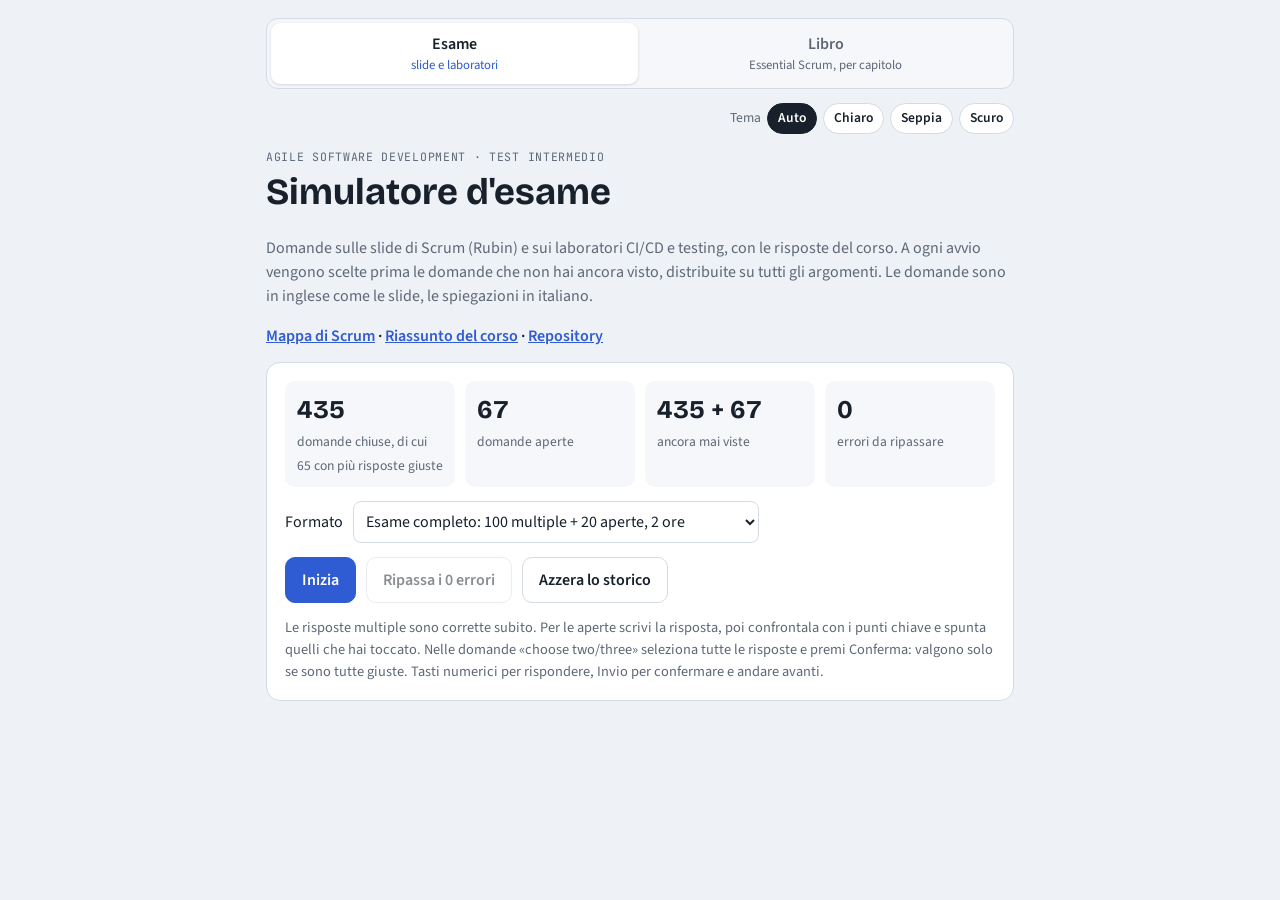
<file: courses/research-and-development-methodologies/agile-software-development/quiz/index.html>
<!doctype html>
<html lang="it">
<head>
<meta charset="utf-8">
<meta name="viewport" content="width=device-width, initial-scale=1, viewport-fit=cover">
<title>Simulatore ASD</title>
<style>
[hidden] { display: none !important; }
html, body { margin: 0; }
img { max-width: 100%; }
</style>

<link rel="preconnect" href="https://fonts.googleapis.com">
<link rel="preconnect" href="https://fonts.gstatic.com" crossorigin>
<link rel="stylesheet" href="https://fonts.googleapis.com/css2?family=Bricolage+Grotesque:opsz,wght@12..96,600;12..96,700&family=Source+Sans+3:wght@400;600;700&family=JetBrains+Mono:wght@500&display=swap">
<style>
/* Layout: an exam-sheet single column (max 780px) with a sticky header for timer and progress; start, question and result screens swap in place. */
:root {
  --bg: #eef1f5; --paper: #ffffff; --ink: #17202b; --muted: #5d6877; --line: #d4dbe4; --soft: #f5f7fa;
  --accent: #2f5bd3; --ok: #1d8a52; --ok-bg: #e5f5ec; --ko: #c43b3b; --ko-bg: #fbe9e9; --warn: #b26a00;
  --font-display: "Bricolage Grotesque", "Avenir Next", "Segoe UI", system-ui, sans-serif;
  --font-body: "Source Sans 3", "Segoe UI", system-ui, sans-serif;
  --font-mono: "JetBrains Mono", ui-monospace, Menlo, monospace;
}
@media (prefers-color-scheme: dark) { :root:not([data-theme="light"]):not([data-skin]) {
  --bg: #0f1318; --paper: #182029; --ink: #e7ebf1; --muted: #9ba6b5; --line: #334050; --soft: #1f2833;
  --accent: #86a6ff; --ok: #4cc488; --ok-bg: #16332a; --ko: #f07a7a; --ko-bg: #3a1e22; --warn: #f0b04a; color-scheme: dark; } }
:root[data-theme="dark"]:not([data-skin]), :root[data-skin="dark"] { --bg: #0f1318; --paper: #182029; --ink: #e7ebf1; --muted: #9ba6b5; --line: #334050; --soft: #1f2833;
  --accent: #86a6ff; --ok: #4cc488; --ok-bg: #16332a; --ko: #f07a7a; --ko-bg: #3a1e22; --warn: #f0b04a; color-scheme: dark; }
/* theme chosen on the page (Auto follows the system): light, sepia (paper-like, softer for long sessions), dark */
:root[data-skin="light"] { color-scheme: light; }
:root[data-skin="sepia"] { --bg: #efe6d2; --paper: #faf4e6; --ink: #3a2e22; --muted: #6d5e4a; --line: #ddcfb4; --soft: #f4ebd8;
  --accent: #2f55b8; --ok: #2f7a3e; --ok-bg: #e2ecd3; --ko: #b23a2e; --ko-bg: #f5ddd3; --warn: #9a5c00; color-scheme: light; }
* { box-sizing: border-box; }
body { background: var(--bg); color: var(--ink); font-family: var(--font-body); font-size: 16px; line-height: 1.5; }
.wrap { max-width: 780px; margin: 0 auto; padding-inline: 16px; padding-block: 18px 60px; }
h1 { font-family: var(--font-display); font-size: clamp(1.7rem, 4vw, 2.3rem); margin: 0 0 4px; text-wrap: balance; }
h2 { font-family: var(--font-display); font-size: 1.3rem; margin: 0 0 10px; }
.muted { color: var(--muted); }
a { color: var(--accent); }
.links { margin: 6px 0 0; font-weight: 600; }
.card { background: var(--paper); border: 1px solid var(--line); border-radius: 14px; padding: 18px; }
.stack { display: grid; gap: 14px; }
.stack > * { min-width: 0; }
.row { display: flex; flex-wrap: wrap; gap: 10px; align-items: center; }
button { font: inherit; font-weight: 600; border-radius: 10px; border: 1px solid var(--line); background: var(--paper); color: var(--ink); padding: 10px 16px; cursor: pointer; }
button.primary { background: var(--accent); border-color: var(--accent); color: var(--paper); }
button:disabled { opacity: .5; cursor: default; }
button:focus-visible, textarea:focus-visible, select:focus-visible { outline: 2px solid var(--accent); outline-offset: 2px; }
select { max-width: 100%; font: inherit; padding: 8px; border-radius: 8px; border: 1px solid var(--line); background: var(--paper); color: var(--ink); }
.stats { display: grid; grid-template-columns: repeat(auto-fit, minmax(140px, 1fr)); gap: 10px; }
.stat { background: var(--soft); border-radius: 10px; padding: 10px 12px; }
.stat b { display: block; font-family: var(--font-display); font-size: 1.6rem; font-variant-numeric: tabular-nums; }
.stat span { font-size: .85rem; color: var(--muted); }
header.bar { position: sticky; top: env(safe-area-inset-top, 0px); z-index: 3; background: var(--bg); padding-block: 8px; margin-bottom: 10px; }
.bar .row { justify-content: space-between; }
.timer { font-family: var(--font-mono); font-size: 1.05rem; font-variant-numeric: tabular-nums; }
.timer.low { color: var(--ko); }
.prog { height: 6px; background: var(--line); border-radius: 99px; overflow: hidden; margin-top: 6px; }
.prog i { display: block; height: 100%; background: var(--accent); width: 0; transition: width .2s; }
.score-live { font-size: .9rem; color: var(--muted); font-variant-numeric: tabular-nums; }
.tag { font-family: var(--font-mono); font-size: .72rem; letter-spacing: .06em; text-transform: uppercase; color: var(--muted); }
.q { font-size: 1.15rem; font-weight: 600; margin: 6px 0 14px; }
.opts { display: grid; gap: 8px; }
.opt { text-align: left; font-weight: 400; padding: 12px 14px; display: flex; gap: 10px; align-items: flex-start; }
.opt .k { font-family: var(--font-mono); color: var(--muted); min-width: 1.2em; }
.opt:disabled { opacity: 1; cursor: default; }
.opt.picked { border-color: var(--accent); background: color-mix(in srgb, var(--accent) 12%, var(--paper)); }
.opt.missed { border-style: dashed; }
.opt .box { font-size: 1.1rem; line-height: 1.3; }
.opt em { color: var(--muted); font-style: normal; font-size: .9em; }
.opt.ok { border-color: var(--ok); background: var(--ok-bg); }
.opt.ko { border-color: var(--ko); background: var(--ko-bg); }
.fb { margin-top: 12px; border-radius: 10px; padding: 12px 14px; }
.fb.ok { background: var(--ok-bg); } .fb.ko { background: var(--ko-bg); }
.fb strong { display: block; margin-bottom: 2px; }
textarea { width: 100%; min-height: 160px; font: inherit; padding: 10px; border-radius: 10px; border: 1px solid var(--line); background: var(--soft); color: var(--ink); resize: vertical; }
.points { list-style: none; padding: 0; margin: 8px 0 0; display: grid; gap: 6px; }
.points label { display: flex; gap: 8px; align-items: flex-start; cursor: pointer; }
.topics { display: grid; gap: 6px; }
.trow { display: grid; grid-template-columns: minmax(0, 190px) minmax(0, 1fr) 64px; gap: 10px; align-items: center; font-size: .92rem; }
.tbar { height: 10px; border-radius: 99px; background: var(--line); overflow: hidden; }
.tbar i { display: block; height: 100%; }
.trow b { font-variant-numeric: tabular-nums; text-align: right; font-weight: 600; }
details.wrong { border-top: 1px solid var(--line); padding: 8px 0; }
details.wrong summary { cursor: pointer; }
.big { font-family: var(--font-display); font-size: 3rem; line-height: 1; font-variant-numeric: tabular-nums; }
.tabs { display: flex; gap: 4px; padding: 4px; background: var(--soft); border: 1px solid var(--line); border-radius: 12px; }
.tabs button { flex: 1; border: 0; background: transparent; color: var(--muted); padding: 9px 12px; border-radius: 9px; text-align: center; }
.tabs button small { display: block; font-weight: 400; font-size: .8rem; }
.tabs button[aria-selected="true"] { background: var(--paper); color: var(--ink); box-shadow: 0 1px 3px rgb(0 0 0 / .14); }
.tabs button[aria-selected="true"] small { color: var(--accent); }
.part h2 { font-size: 1.1rem; margin: 4px 0 10px; }
.chapters { display: grid; grid-template-columns: repeat(auto-fill, minmax(210px, 1fr)); gap: 10px; }
.chap { text-align: left; font-weight: 400; display: grid; gap: 3px; align-content: start; padding: 12px 14px; }
.chap b { font-family: var(--font-display); font-size: 1.05rem; line-height: 1.25; }
.chap .muted { font-size: .85rem; }
.chap:hover { border-color: var(--accent); }
.cbar { display: block; height: 6px; border-radius: 99px; background: var(--line); overflow: hidden; margin-top: 5px; }
.cbar i { display: block; height: 100%; }
/* the book tab uses its own accent, so it is clear which section you are in */
.wrap[data-tab="book"] { --accent: #b4532a; }
@media (prefers-color-scheme: dark) { :root:not([data-theme="light"]):not([data-skin]) .wrap[data-tab="book"] { --accent: #f0a274; } }
:root[data-theme="dark"]:not([data-skin]) .wrap[data-tab="book"], :root[data-skin="dark"] .wrap[data-tab="book"] { --accent: #f0a274; }
:root[data-skin="sepia"] .wrap[data-tab="book"] { --accent: #9b4a1f; }
.skin { display: flex; flex-wrap: wrap; justify-content: flex-end; align-items: center; gap: 6px; font-size: .85rem; color: var(--muted); }
.skin button, button.skin-cycle { padding: 4px 10px; font-size: .85rem; border-radius: 99px; }
.skin button[aria-pressed="true"] { background: var(--ink); border-color: var(--ink); color: var(--paper); }
@media (max-width: 520px) { .trow { grid-template-columns: minmax(0, 1fr) 54px; } .trow .tbar { grid-column: 1 / -1; grid-row: 2; } }
@media (prefers-reduced-motion: reduce) { .prog i { transition: none; } }
</style>

</head>
<body>
<div class="wrap" id="app"></div>
<script src="questions.js"></script>
<script src="book.js"></script>
<script>
const TOPICS = {
  intro: "Introduzione a Scrum", princ: "Principi agili", framework: "Framework e ruoli", sprints: "Sprint e DoD",
  req: "Requisiti e user story", backlog: "Product backlog", est: "Stima e velocity", debt: "Technical debt",
  plan: "Livelli di pianificazione", splan: "Sprint planning", sexec: "Sprint execution", review: "Sprint review",
  retro: "Retrospective", cicd: "Lab 1: CI/CD", test: "Lab 2: Testing",
};
const HAS_BOOK = typeof BOOK_MC !== "undefined";
const LABELS = { ...TOPICS, ...(HAS_BOOK ? BOOK_TOPICS : {}) };
const hash = s => { let h = 5381; for (let i = 0; i < s.length; i++) h = ((h << 5) + h + s.charCodeAt(i)) | 0; return (h >>> 0).toString(36); };
const toMc = pre => ([t, q, o, e]) => ({ id: pre + hash(q), t, q, o, e, nOk: 1 });
const toMulti = pre => ([t, q, ok, ko, e]) => ({ id: pre + hash(q), t, q, o: [...ok, ...ko], e, nOk: ok.length, multi: true });
const toOpen = pre => ([t, q, p]) => ({ id: pre + hash(q), t, q, p });
// exam pool (slides and labs)
const mcBank = [...MC.map(toMc("m")), ...(typeof MULTI === "undefined" ? [] : MULTI).map(toMulti("m"))];
const nMulti = mcBank.filter(q => q.multi).length;
const openBank = OPEN.map(toOpen("o"));
// separate pool: Rubin's book, chapter by chapter
const bookMc = HAS_BOOK ? [...BOOK_MC.map(toMc("bm")), ...BOOK_MULTI.map(toMulti("bm"))] : [];
const bookOpen = HAS_BOOK ? BOOK_OPEN.map(toOpen("bo")) : [];
const byId = Object.fromEntries([...mcBank, ...openBank, ...bookMc, ...bookOpen].map(x => [x.id, x]));

// per-viewer memory: how many times each question was shown, and the last wrong answers
const store = {
  get(k, d) { try { const v = localStorage.getItem(k); return v ? JSON.parse(v) : d; } catch (e) { return d; } },
  set(k, v) { try { localStorage.setItem(k, JSON.stringify(v)); } catch (e) {} },
};
let seen = store.get("asdq-seen", {});
let wrongIds = store.get("asdq-wrong", []);
let history = store.get("asdq-history", []);

// reading theme chosen by the viewer: auto (follow the system), light, sepia, dark
const SKINS = [["auto", "Auto"], ["light", "Chiaro"], ["sepia", "Seppia"], ["dark", "Scuro"]];
let skin = store.get("asdq-skin", "auto");
if (!SKINS.some(([k]) => k === skin)) skin = "auto";
function applySkin() { if (skin === "auto") delete document.documentElement.dataset.skin; else document.documentElement.dataset.skin = skin; store.set("asdq-skin", skin); }
applySkin();
const skinName = () => SKINS.find(([k]) => k === skin)[1];
function skinHtml() { return `<div class="skin" role="group" aria-label="Tema"><span>Tema</span>${SKINS.map(([k, v]) => `<button data-skin="${k}" aria-pressed="${skin === k}">${v}</button>`).join("")}</div>`; }

const shuffle = a => { a = a.slice(); for (let i = a.length - 1; i > 0; i--) { const j = Math.floor(Math.random() * (i + 1)); [a[i], a[j]] = [a[j], a[i]]; } return a; };

// pick n questions: proportional to topic size, least-seen first, random among equals
function pick(bank, n) {
  n = Math.min(n, bank.length);
  const groups = {};
  for (const q of bank) (groups[q.t] ||= []).push(q);
  const order = q => (seen[q.id] || 0) + Math.random() * 0.5;
  for (const t in groups) groups[t].sort((a, b) => order(a) - order(b));
  const quota = {}; let given = 0;
  for (const t in groups) { quota[t] = Math.floor(n * groups[t].length / bank.length); given += quota[t]; }
  const rest = Object.keys(groups).sort((a, b) => (n * groups[b].length / bank.length % 1) - (n * groups[a].length / bank.length % 1));
  for (let i = 0; given < n; i = (i + 1) % rest.length) { if (quota[rest[i]] < groups[rest[i]].length) { quota[rest[i]]++; given++; } }
  let out = [];
  for (const t in groups) out = out.concat(groups[t].slice(0, quota[t]));
  return shuffle(out);
}

const app = document.getElementById("app");
let S = null; // session
let tick = null;

// two tabs on the same page: the exam simulator (slides and labs) and the book, each with its own errors and history
const isBook = id => id.startsWith("b"); // course ids start with m/o, book ids with bm/bo
const PARTS = [
  ["Introduzione", ["b01"]], ["Parte I · Core Concepts", ["b02", "b03", "b04", "b05", "b06", "b07", "b08"]],
  ["Parte II · Roles", ["b09", "b10", "b11", "b12", "b13"]], ["Parte III · Planning", ["b14", "b15", "b16", "b17", "b18"]],
  ["Parte IV · Sprinting", ["b19", "b20", "b21", "b22"]], ["Conclusione", ["b23"]],
];
let chapterStats = store.get("asdq-chapters", {}); // last result of each book chapter
let tab = (() => {
  if (!HAS_BOOK) return "exam";
  if (location.hash === "#libro") return "book";
  if (location.hash === "#esame") return "exam";
  return store.get("asdq-tab", "exam") === "book" ? "book" : "exam";
})();
const tabWrong = () => wrongIds.filter(id => byId[id] && isBook(id) === (tab === "book"));
const tabHistory = () => history.filter(h => !!h.book === (tab === "book"));
const col = v => v >= .8 ? "var(--ok)" : v >= .6 ? "var(--warn)" : "var(--ko)";

function setTab(t) {
  tab = t; store.set("asdq-tab", tab);
  try { window.history.replaceState(null, "", "#" + (tab === "book" ? "libro" : "esame")); } catch (e) {}
  startScreen();
}
function tabsHtml() {
  if (!HAS_BOOK) return "";
  const b = (t, name, sub) => `<button role="tab" aria-selected="${tab === t}" data-tab="${t}">${name}<small>${sub}</small></button>`;
  return `<nav class="tabs" role="tablist" aria-label="Sezioni">${b("exam", "Esame", "slide e laboratori")}${b("book", "Libro", "Essential Scrum, per capitolo")}</nav>`;
}
function lastRuns() {
  const last = tabHistory().slice(-3).reverse();
  return last.length ? `<div class="card"><h2>${tab === "book" ? "Ultime sessioni sul libro" : "Ultime simulazioni"}</h2>${last.map(h => `<div class="row" style="justify-content:space-between"><span>${h.date} · ${h.label}</span><b>${h.mc}${h.open != null ? ` · aperte ${h.open}` : ""}</b></div>`).join("")}</div>` : "";
}
function resetButton(label) {
  return `<button id="reset">${label}</button>`;
}
function bindCommon() {
  app.querySelectorAll("button[data-skin]").forEach(b => b.addEventListener("click", () => { skin = b.dataset.skin; applySkin(); startScreen(); }));
  app.querySelectorAll("[data-tab]").forEach(b => b.addEventListener("click", () => { if (b.dataset.tab !== tab) setTab(b.dataset.tab); }));
  document.getElementById("reset").addEventListener("click", e => {
    if (!e.target.dataset.sure) { e.target.dataset.sure = "1"; e.target.textContent = "Clicca di nuovo per confermare"; return; }
    const mine = id => isBook(id) === (tab === "book");
    for (const id of Object.keys(seen)) if (mine(id)) delete seen[id];
    wrongIds = wrongIds.filter(id => !mine(id));
    history = history.filter(h => !!h.book !== (tab === "book"));
    if (tab === "book") chapterStats = {};
    store.set("asdq-seen", seen); store.set("asdq-wrong", wrongIds); store.set("asdq-history", history); store.set("asdq-chapters", chapterStats);
    startScreen();
  });
}

function startScreen() {
  clearInterval(tick);
  app.dataset.tab = tab;
  if (tab === "book") bookScreen(); else examScreen();
  bindCommon();
}

function examScreen() {
  const unseenMc = mcBank.filter(q => !seen[q.id]).length;
  const unseenOpen = openBank.filter(q => !seen[q.id]).length;
  const nWrong = tabWrong().length;
  app.innerHTML = `
  <div class="stack">
    ${tabsHtml()}
    ${skinHtml()}
    <div>
      <div class="tag">Agile Software Development · test intermedio</div>
      <h1>Simulatore d'esame</h1>
      <p class="muted">Domande sulle slide di Scrum (Rubin) e sui laboratori CI/CD e testing, con le risposte del corso. A ogni avvio vengono scelte prima le domande che non hai ancora visto, distribuite su tutti gli argomenti. Le domande sono in inglese come le slide, le spiegazioni in italiano.</p>
      <p class="links"><a href="map.html">Mappa di Scrum</a> · <a href="https://github.com/salvo27/artificial-intelligence-and-computer-science/blob/main/courses/research-and-development-methodologies/agile-software-development/summary.md">Riassunto del corso</a> · <a href="https://github.com/salvo27/artificial-intelligence-and-computer-science">Repository</a></p>
    </div>
    <div class="card stack">
      <div class="stats">
        <div class="stat"><b>${mcBank.length}</b><span>domande chiuse, di cui ${nMulti} con più risposte giuste</span></div>
        <div class="stat"><b>${openBank.length}</b><span>domande aperte</span></div>
        <div class="stat"><b>${unseenMc} + ${unseenOpen}</b><span>ancora mai viste</span></div>
        <div class="stat"><b>${nWrong}</b><span>errori da ripassare</span></div>
      </div>
      <div class="row">
        <label for="mode">Formato</label>
        <select id="mode">
          <option value="exam">Esame completo: 100 multiple + 20 aperte, 2 ore</option>
          <option value="half">Metà esame: 50 multiple + 10 aperte, 1 ora</option>
          <option value="quick">Allenamento veloce: 20 multiple + 3 aperte, senza timer</option>
          <option value="quickmc">Solo chiuse veloce: 20 domande, senza timer</option>
          <option value="mconly">Solo chiuse: 100 domande, 1 ora e 30</option>
          <option value="openonly">Solo aperte: 20 domande, senza timer</option>
          <option value="openall">Solo aperte: tutte le ${openBank.length}, senza timer</option>
          <option value="topic">Un solo argomento, senza timer</option>
        </select>
        <select id="topic" hidden>${Object.entries(TOPICS).map(([k, v]) => `<option value="${k}">${v}</option>`).join("")}</select>
      </div>
      <div class="row">
        <button class="primary" id="go">Inizia</button>
        <button id="redo" ${nWrong ? "" : "disabled"}>Ripassa i ${nWrong} errori</button>
        ${resetButton("Azzera lo storico")}
      </div>
      <p class="muted" style="margin:0;font-size:.9rem">Le risposte multiple sono corrette subito. Per le aperte scrivi la risposta, poi confrontala con i punti chiave e spunta quelli che hai toccato. Nelle domande «choose two/three» seleziona tutte le risposte e premi Conferma: valgono solo se sono tutte giuste. Tasti numerici per rispondere, Invio per confermare e andare avanti.</p>
    </div>
    ${lastRuns()}
  </div>`;
  const mode = document.getElementById("mode"), topic = document.getElementById("topic");
  mode.addEventListener("change", () => { topic.hidden = mode.value !== "topic"; });
  document.getElementById("go").addEventListener("click", () => begin(mode.value, topic.value));
  document.getElementById("redo").addEventListener("click", () => begin("wrong"));
}

function bookScreen() {
  const nWrong = tabWrong().length;
  const unseen = [...bookMc, ...bookOpen].filter(q => !seen[q.id]).length;
  const count = t => bookMc.filter(q => q.t === t).length + bookOpen.filter(q => q.t === t).length;
  const card = t => {
    const [num, name] = BOOK_TOPICS[t].replace(/^Libro cap\. /, "").split(/: (.*)/);
    const s = chapterStats[t];
    return `<button class="chap" data-ch="${t}"><span class="tag">Capitolo ${num}</span><b>${esc(name)}</b>
      <span class="muted">${count(t)} domande · ${s ? `ultima volta ${s.ok}/${s.tot}` : "da fare"}</span>
      <span class="cbar"><i style="width:${s ? s.ok / s.tot * 100 : 0}%;background:${s ? col(s.ok / s.tot) : "transparent"}"></i></span></button>`;
  };
  app.innerHTML = `
  <div class="stack">
    ${tabsHtml()}
    ${skinHtml()}
    <div>
      <div class="tag">Kenneth S. Rubin · Essential Scrum (Addison-Wesley, 2012)</div>
      <h1>Domande sul libro</h1>
      <p class="muted">Domande capitolo per capitolo sul libro di testo del corso, con le risposte secondo il libro. Sono separate dalle simulazioni d'esame, che seguono le slide: il libro va oltre (ruoli in dettaglio, manager, strutture dei team, portfolio, envisioning, release planning), quindi usale per approfondire. Errori e storico di questo tab sono separati da quelli dell'esame.</p>
    </div>
    <div class="card stack">
      <div class="stats">
        <div class="stat"><b>${bookMc.length}</b><span>domande chiuse, di cui ${bookMc.filter(q => q.multi).length} con più risposte giuste</span></div>
        <div class="stat"><b>${bookOpen.length}</b><span>domande aperte</span></div>
        <div class="stat"><b>${unseen}</b><span>ancora mai viste</span></div>
        <div class="stat"><b>${nWrong}</b><span>errori da ripassare</span></div>
      </div>
      <div class="row">
        <button class="primary" data-go="bookquiz">Mix di tutti i capitoli: 30 chiuse + 5 aperte</button>
        <button data-go="bookquick">20 chiuse veloci</button>
        <button data-go="bookall">Tutte le ${bookMc.length} chiuse</button>
        <button data-go="bookopen">Tutte le ${bookOpen.length} aperte</button>
        <button data-go="wrong" ${nWrong ? "" : "disabled"}>Ripassa i ${nWrong} errori</button>
      </div>
    </div>
    ${PARTS.map(([name, chs]) => `<section class="part"><h2>${name}</h2><div class="chapters">${chs.map(card).join("")}</div></section>`).join("")}
    ${lastRuns()}
    <div class="row">${resetButton("Azzera lo storico del libro")}</div>
  </div>`;
  app.querySelectorAll("[data-go]").forEach(b => b.addEventListener("click", () => begin(b.dataset.go)));
  app.querySelectorAll("[data-ch]").forEach(b => b.addEventListener("click", () => begin("bookch", b.dataset.ch)));
}

function begin(mode, topic) {
  let mc = [], op = [], minutes = 0, label = "";
  if (mode === "exam") { mc = pick(mcBank, 100); op = pick(openBank, 20); minutes = 120; label = "Esame completo"; }
  if (mode === "half") { mc = pick(mcBank, 50); op = pick(openBank, 10); minutes = 60; label = "Metà esame"; }
  if (mode === "quick") { mc = pick(mcBank, 20); op = pick(openBank, 3); label = "Allenamento veloce"; }
  if (mode === "quickmc") { mc = pick(mcBank, 20); label = "20 chiuse"; }
  if (mode === "mconly") { mc = pick(mcBank, 100); minutes = 90; label = "Solo chiuse"; }
  if (mode === "openonly") { op = pick(openBank, 20); label = "Solo domande aperte"; }
  if (mode === "openall") { op = pick(openBank, openBank.length); label = "Tutte le domande aperte"; }
  if (mode === "topic") { mc = pick(mcBank.filter(q => q.t === topic), 999); op = pick(openBank.filter(q => q.t === topic), 999); label = TOPICS[topic]; }
  if (mode === "bookquiz") { mc = pick(bookMc, 30); op = pick(bookOpen, 5); label = "Libro: mix di tutti i capitoli"; }
  if (mode === "bookquick") { mc = pick(bookMc, 20); label = "Libro: 20 chiuse"; }
  if (mode === "bookall") { mc = pick(bookMc, bookMc.length); label = "Libro: tutte le chiuse"; }
  if (mode === "bookopen") { op = pick(bookOpen, bookOpen.length); label = "Libro: tutte le aperte"; }
  if (mode === "bookch") { mc = pick(bookMc.filter(q => q.t === topic), 999); op = pick(bookOpen.filter(q => q.t === topic), 999); label = LABELS[topic]; }
  if (mode === "wrong") { mc = shuffle(tabWrong().map(id => byId[id])); label = tab === "book" ? "Libro: ripasso errori" : "Ripasso errori"; }
  if (!mc.length && !op.length) { startScreen(); return; }
  const items = [...mc.map(q => ({ kind: "mc", q, opts: shuffle(q.o.map((text, i) => ({ text, ok: i < q.nOk }))), sel: [] })), ...op.map(q => ({ kind: "open", q, text: "", checks: [], revealed: false }))];
  for (const it of items) seen[it.q.id] = (seen[it.q.id] || 0) + 1;
  store.set("asdq-seen", seen);
  S = { items, i: 0, label, mode, topic, book: tab === "book", end: minutes ? Date.now() + minutes * 60000 : null };
  if (S.end) { tick = setInterval(updateTimer, 1000); }
  render();
}

function fmt(ms) { const s = Math.max(0, Math.round(ms / 1000)); const h = Math.floor(s / 3600), m = Math.floor(s % 3600 / 60), x = s % 60; return `${h}:${String(m).padStart(2, "0")}:${String(x).padStart(2, "0")}`; }
function updateTimer() {
  const el = document.getElementById("timer"); if (!el || !S) return;
  const left = S.end - Date.now();
  el.textContent = "⏱ " + fmt(left);
  el.classList.toggle("low", left < 10 * 60000);
  if (left <= 0) { clearInterval(tick); finish(true); }
}
function isRight(x) {
  if (x.answer == null) return false;
  const chosen = Array.isArray(x.answer) ? x.answer : [x.answer];
  return chosen.length === x.q.nOk && chosen.every(k => x.opts[k].ok);
}
function rightText(x) { return x.opts.filter(o => o.ok).map(o => o.text).join(" · "); }
function chosenText(x) { const c = Array.isArray(x.answer) ? x.answer : [x.answer]; return c.map(k => x.opts[k].text).join(" · "); }
function liveScore() {
  const done = S.items.filter(x => x.kind === "mc" && x.answer != null);
  const ok = done.filter(isRight).length;
  return `${ok} giuste su ${done.length} risposte`;
}

function render() {
  const it = S.items[S.i], n = S.items.length;
  const head = `<header class="bar"><div class="row"><span><b>${S.i + 1}</b> / ${n} · ${S.label}</span>
    <span class="score-live">${liveScore()}</span>
    ${S.end ? `<span class="timer" id="timer">⏱ ${fmt(S.end - Date.now())}</span>` : ""}
    <button class="skin-cycle" id="skin-cycle" title="Cambia tema: Auto, Chiaro, Seppia, Scuro">Tema: ${skinName()}</button>
    <button id="stop">Termina</button></div><div class="prog"><i style="width:${(S.i) / n * 100}%"></i></div></header>`;
  let body = "";
  if (it.kind === "mc") {
    const answered = it.answer != null;
    const chosen = answered ? (Array.isArray(it.answer) ? it.answer : [it.answer]) : it.sel;
    const right = answered && isRight(it);
    body = `<div class="card"><div class="tag">${LABELS[it.q.t]} · ${it.q.multi ? `scegli ${it.q.nOk} risposte` : "risposta singola"}</div><div class="q">${esc(it.q.q)}</div>
      <div class="opts">${it.opts.map((o, k) => {
        let cls = "", note = "";
        const picked = chosen.includes(k);
        if (answered) {
          if (o.ok && picked) cls = "ok";
          else if (o.ok) { cls = "ok missed"; note = it.q.multi ? " <em>(non selezionata)</em>" : ""; }
          else if (picked) cls = "ko";
        } else if (picked) cls = "picked";
        const box = it.q.multi ? `<span class="box">${picked ? "☑" : "☐"}</span>` : "";
        return `<button class="opt ${cls}" data-k="${k}" ${answered ? "disabled" : ""} aria-pressed="${picked}"><span class="k">${k + 1}</span>${box}<span>${esc(o.text)}${note}</span></button>`;
      }).join("")}</div>
      ${!answered && it.q.multi ? `<div class="row" style="margin-top:10px"><button class="primary" id="confirm" ${it.sel.length === it.q.nOk ? "" : "disabled"}>Conferma (${it.sel.length}/${it.q.nOk})</button></div>` : ""}
      ${answered ? (right
        ? `<div class="fb ok"><strong>Giusto.</strong>${esc(it.q.e)}</div>`
        : `<div class="fb ko"><strong>Sbagliato. ${it.q.multi ? "Le risposte giuste sono" : "La risposta giusta è"}: ${esc(rightText(it))}</strong>${esc(it.q.e)}</div>`) : ""}
      </div>`;
  } else {
    body = `<div class="card stack"><div><div class="tag">${LABELS[it.q.t]} · domanda aperta</div><div class="q">${esc(it.q.q)}</div></div>
      <textarea id="ans" placeholder="Scrivi la tua risposta come all'esame…">${esc(it.text)}</textarea>
      ${it.revealed ? `<div><b>Punti chiave di una risposta completa.</b> <span class="muted">Spunta quelli che hai toccato.</span>
        <ul class="points">${it.q.p.map((p, k) => `<li><label><input type="checkbox" data-c="${k}" ${it.checks[k] ? "checked" : ""}> <span>${esc(p)}</span></label></li>`).join("")}</ul></div>`
        : `<div><button id="reveal">Mostra la soluzione</button></div>`}
    </div>`;
  }
  const canNext = it.kind === "open" || it.answer != null;
  app.innerHTML = head + body + `<div class="row" style="margin-top:14px;justify-content:space-between">
    <button id="prev" ${S.i ? "" : "disabled"}>Indietro</button>
    <button class="primary" id="next" ${canNext ? "" : "disabled"}>${S.i === n - 1 ? "Vedi il risultato" : "Avanti"}</button></div>`;
  app.querySelectorAll(".opt").forEach(b => b.addEventListener("click", () => answer(+b.dataset.k)));
  const cf = document.getElementById("confirm"); if (cf) cf.addEventListener("click", confirmMulti);
  const ta = document.getElementById("ans"); if (ta) ta.addEventListener("input", () => { it.text = ta.value; });
  const rv = document.getElementById("reveal"); if (rv) rv.addEventListener("click", () => { it.revealed = true; render(); });
  app.querySelectorAll("[data-c]").forEach(c => c.addEventListener("change", () => { it.checks[+c.dataset.c] = c.checked; }));
  document.getElementById("prev").addEventListener("click", () => { S.i--; render(); });
  document.getElementById("next").addEventListener("click", next);
  document.getElementById("skin-cycle").addEventListener("click", e => {
    skin = SKINS[(SKINS.findIndex(([k]) => k === skin) + 1) % SKINS.length][0]; applySkin(); e.target.textContent = "Tema: " + skinName();
  });
  document.getElementById("stop").addEventListener("click", e => {
    if (e.target.dataset.sure) finish(false); else { e.target.dataset.sure = "1"; e.target.textContent = "Conferma"; }
  });
  window.scrollTo(0, 0);
}
function answer(k) {
  const it = S.items[S.i]; if (it.answer != null) return;
  if (it.q.multi) {
    const i = it.sel.indexOf(k);
    if (i >= 0) it.sel.splice(i, 1); else if (it.sel.length < it.q.nOk) it.sel.push(k);
    render(); return;
  }
  it.answer = k;
  record(it);
  render();
}
function confirmMulti() {
  const it = S.items[S.i]; if (it.answer != null || it.sel.length !== it.q.nOk) return;
  it.answer = it.sel.slice();
  record(it);
  render();
}
function record(it) {
  const set = new Set(wrongIds);
  if (isRight(it)) set.delete(it.q.id); else set.add(it.q.id);
  wrongIds = [...set]; store.set("asdq-wrong", wrongIds);
}
function next() { if (S.i < S.items.length - 1) { S.i++; render(); } else finish(false); }

function finish(timeout) {
  clearInterval(tick);
  const mcs = S.items.filter(x => x.kind === "mc"), ops = S.items.filter(x => x.kind === "open");
  const ok = mcs.filter(isRight).length;
  const openScore = ops.reduce((s, x) => s + (x.revealed ? x.checks.filter(Boolean).length / x.q.p.length : 0), 0);
  const openDone = ops.filter(x => x.revealed).length;
  const per = {};
  for (const x of mcs) { const p = (per[x.q.t] ||= { ok: 0, tot: 0 }); p.tot++; if (isRight(x)) p.ok++; }
  const wrong = mcs.filter(x => !isRight(x));
  const pct = mcs.length ? Math.round(ok / mcs.length * 100) : 0;
  history.push({ date: new Date().toLocaleDateString("it-IT"), label: S.label, mc: mcs.length ? `${ok}/${mcs.length}` : "-", open: ops.length ? `${openScore.toFixed(1)}/${ops.length}` : null, ...(S.book ? { book: true } : {}) });
  if (S.book) { for (const [t, p] of Object.entries(per)) chapterStats[t] = p; store.set("asdq-chapters", chapterStats); }
  store.set("asdq-history", history.slice(-30));
  app.innerHTML = `<div class="stack">
    <div><div class="tag">${S.label}${timeout ? " · tempo scaduto" : ""}</div><h1>Risultato</h1></div>
    <div class="card stats">
      ${mcs.length ? `<div class="stat"><b class="big" style="color:${col(ok / mcs.length)}">${pct}%</b><span>${ok} giuste su ${mcs.length} a risposta multipla</span></div>` : ""}
      ${ops.length ? `<div class="stat"><b class="big">${openScore.toFixed(1)}</b><span>punti su ${ops.length} nelle aperte (autovalutazione, ${openDone} corrette)</span></div>` : ""}
      <div class="stat"><b class="big">${wrong.length}</b><span>errori o non risposte (gli errori restano da ripassare)</span></div>
    </div>
    ${mcs.length ? `<div class="card"><h2>Per argomento</h2><div class="topics">${Object.entries(per).sort((a, b) => a[1].ok / a[1].tot - b[1].ok / b[1].tot).map(([t, p]) =>
      `<div class="trow"><span>${LABELS[t]}</span><div class="tbar"><i style="width:${p.ok / p.tot * 100}%;background:${col(p.ok / p.tot)}"></i></div><b>${p.ok}/${p.tot}</b></div>`).join("")}</div>
      <p class="muted" style="margin-bottom:0">${S.book ? "In alto i capitoli più deboli: rileggili e rifalli dalla griglia del tab Libro." : "In alto gli argomenti più deboli: ripassali sul riassunto o con la modalità «un solo argomento»."}</p></div>` : ""}
    ${wrong.length ? `<div class="card"><h2>Le domande sbagliate</h2>${wrong.map(x => `<details class="wrong"><summary>${esc(x.q.q)}</summary>
      <p><b>${x.q.multi ? "Giuste" : "Giusta"}:</b> ${esc(rightText(x))}${x.answer != null ? `<br><span class="muted">Hai risposto: ${esc(chosenText(x))}</span>` : "<br><span class='muted'>Non risposta</span>"}</p><p>${esc(x.q.e)}</p></details>`).join("")}</div>` : ""}
    <div class="row"><button class="primary" id="again">Nuova simulazione</button><button id="home">Torna all'inizio</button></div>
  </div>`;
  document.getElementById("again").addEventListener("click", () => begin(S.mode, S.topic));
  document.getElementById("home").addEventListener("click", startScreen);
  window.scrollTo(0, 0);
}
function esc(s) { return String(s).replace(/[&<>"]/g, c => ({ "&": "&amp;", "<": "&lt;", ">": "&gt;", '"': "&quot;" }[c])); }

addEventListener("keydown", e => {
  if (!S || !document.getElementById("next")) return;
  if (e.target.tagName === "TEXTAREA") return;
  const it = S.items[S.i];
  if (it.kind === "mc" && it.answer == null && /^[1-9]$/.test(e.key) && +e.key <= it.opts.length) answer(+e.key - 1);
  else if (e.key === "Enter") {
    if (it.kind === "mc" && it.q.multi && it.answer == null) { confirmMulti(); return; }
    const b = document.getElementById("next"); if (!b.disabled) next();
  }
});
startScreen();
</script>
</body>
</html>
</file>
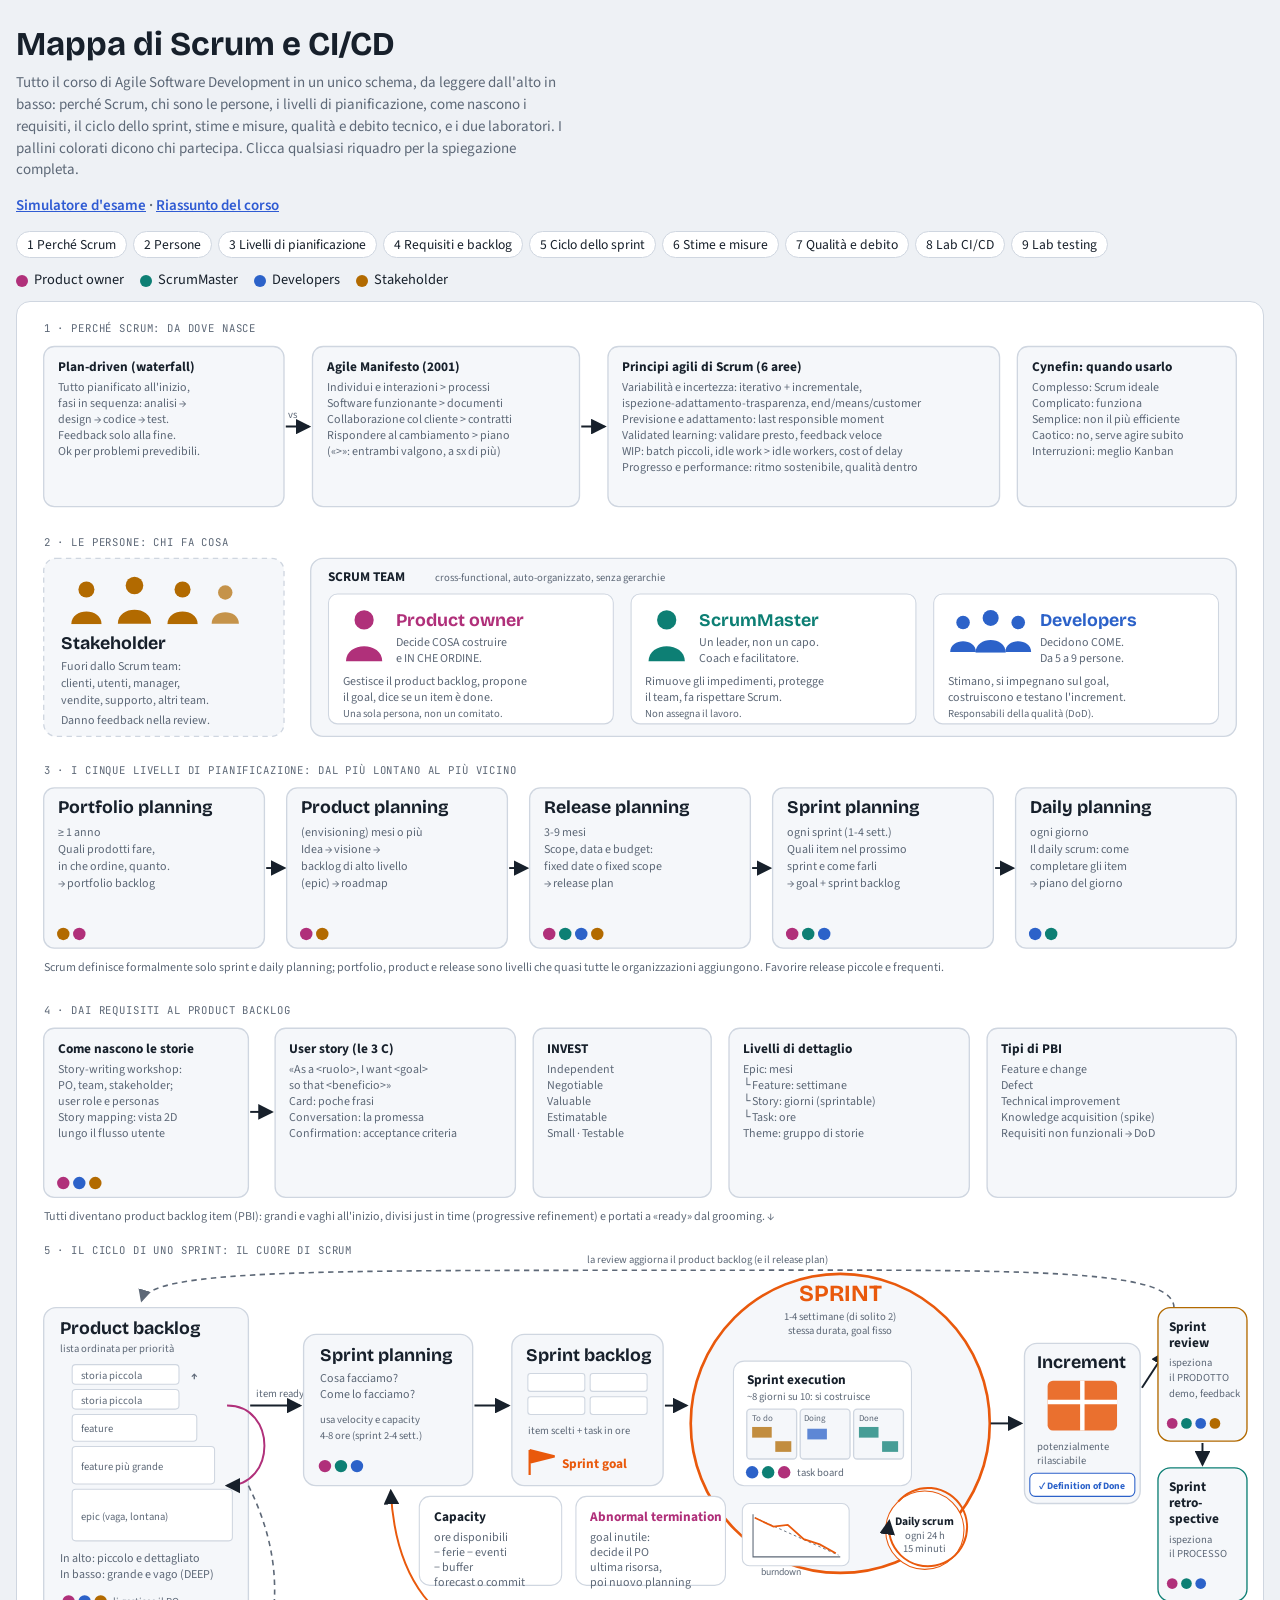
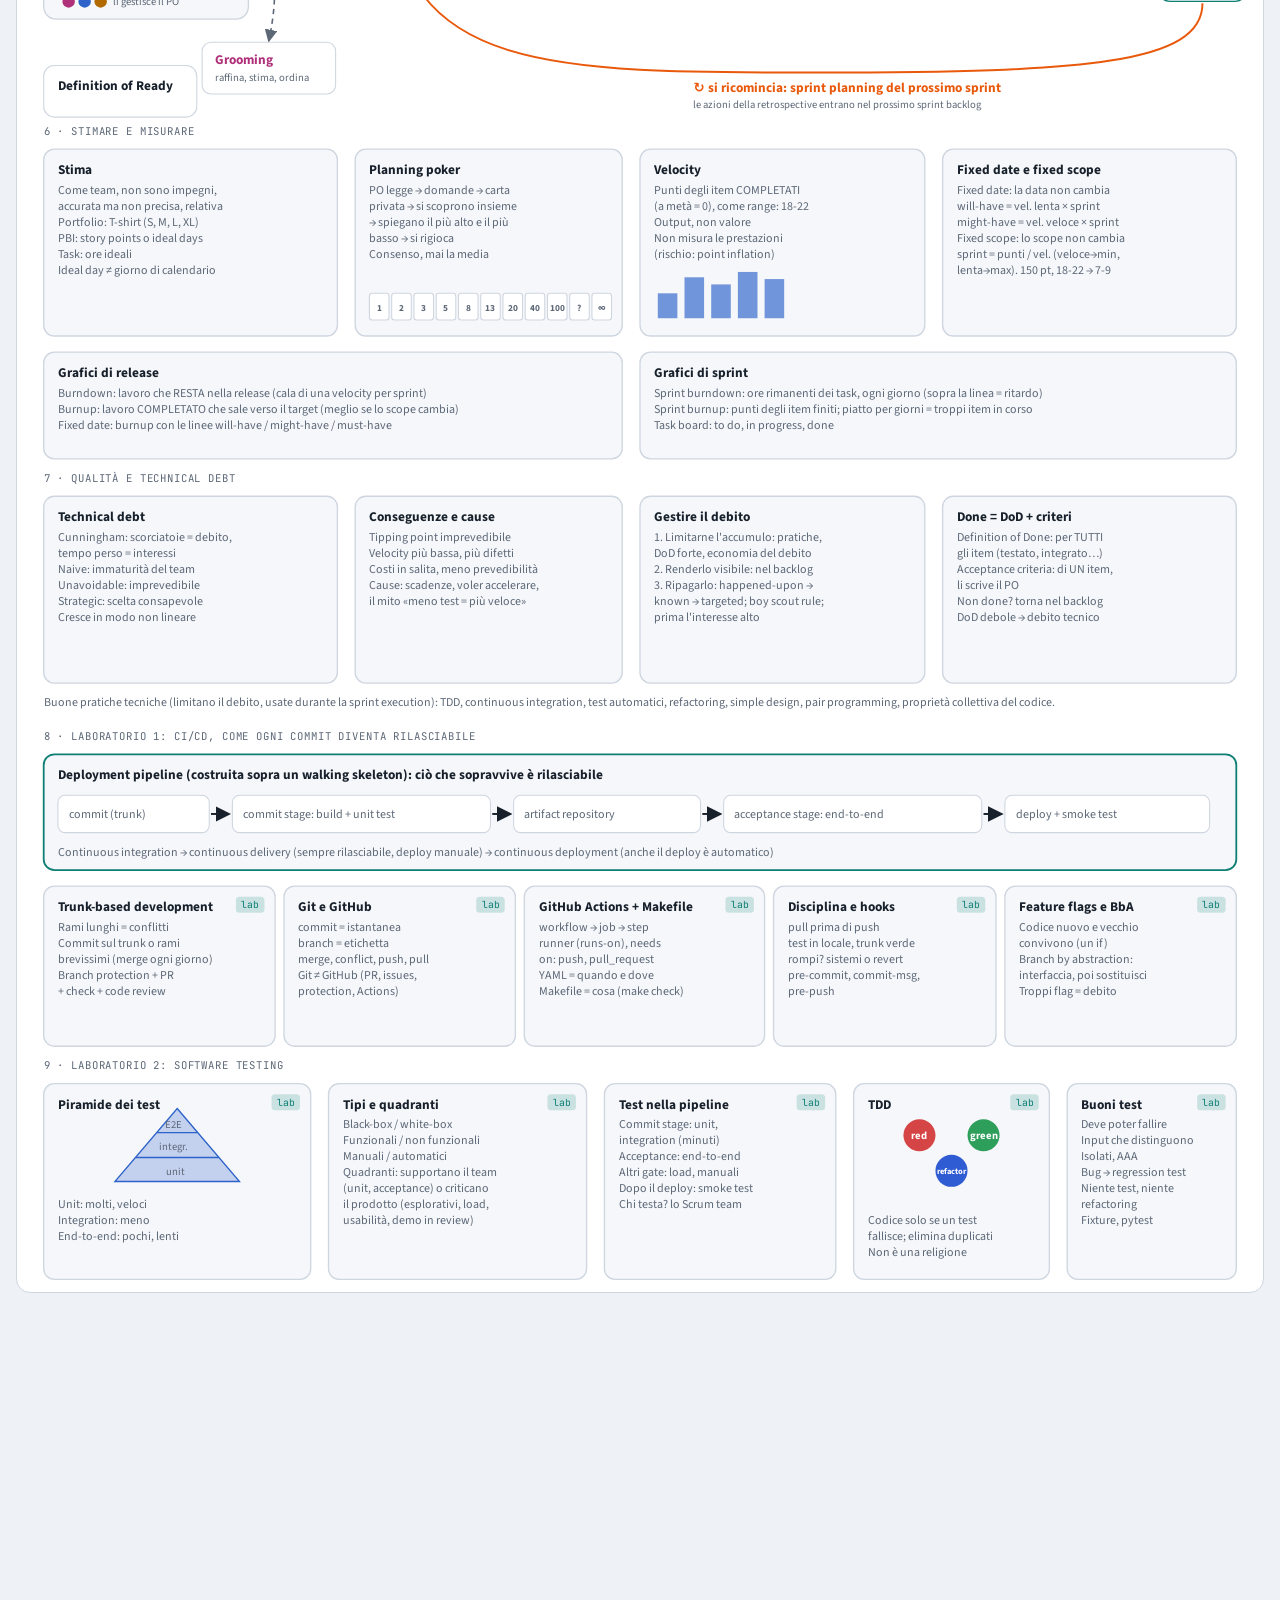
<file: courses/research-and-development-methodologies/agile-software-development/quiz/map.html>
<!doctype html>
<html lang="it">
<head>
<meta charset="utf-8">
<meta name="viewport" content="width=device-width, initial-scale=1, viewport-fit=cover">
<title>Mappa di Scrum e CI/CD</title>
<style>
[hidden] { display: none !important; }
html, body { margin: 0; }
img { max-width: 100%; }
</style>

<link rel="preconnect" href="https://fonts.googleapis.com">
<link rel="preconnect" href="https://fonts.gstatic.com" crossorigin>
<link rel="stylesheet" href="https://fonts.googleapis.com/css2?family=Bricolage+Grotesque:opsz,wght@12..96,500;12..96,700&family=Source+Sans+3:wght@400;600;700&family=JetBrains+Mono:wght@500&display=swap">
<style>
/* Layout: one tall drawn diagram, nine bands top to bottom (why, people, planning levels, backlog, sprint cycle, measures, quality, lab 1, lab 2); details open in a bottom drawer. of the Scrum framework (people on top, the sprint cycle in the middle, measures and the CI/CD lab at the bottom), with a detail panel under it. */
:root {
  --bg: #eef1f5;
  --paper: #ffffff;
  --ink: #17202b;
  --muted: #5d6877;
  --line: #cfd6e0;
  --soft: #f5f7fa;
  --accent: #2f5bd3;
  --po: #b0307a;
  --sm: #0d7f74;
  --dev: #2c62c9;
  --st: #b26a00;
  --sprint: #e9590c;
  --font-display: "Bricolage Grotesque", "Avenir Next", "Segoe UI", system-ui, sans-serif;
  --font-body: "Source Sans 3", "Segoe UI", system-ui, sans-serif;
  --font-mono: "JetBrains Mono", ui-monospace, Menlo, monospace;
}
@media (prefers-color-scheme: dark) {
  :root:not([data-theme="light"]) {
    --bg: #0f1318; --paper: #182029; --ink: #e7ebf1; --muted: #9ba6b5; --line: #334050; --soft: #1f2833; --accent: #86a6ff;
    --po: #ec7fc0; --sm: #3fc7b6; --dev: #7ea6ff; --st: #f0b04a; --sprint: #ff8a4c;
    color-scheme: dark;
  }
}
:root[data-theme="dark"] {
  --bg: #0f1318; --paper: #182029; --ink: #e7ebf1; --muted: #9ba6b5; --line: #334050; --soft: #1f2833; --accent: #86a6ff;
  --po: #ec7fc0; --sm: #3fc7b6; --dev: #7ea6ff; --st: #f0b04a; --sprint: #ff8a4c;
  color-scheme: dark;
}
* { box-sizing: border-box; }
body { background: var(--bg); color: var(--ink); font-family: var(--font-body); font-size: 15px; line-height: 1.45; }
.wrap { padding-inline: 16px; padding-block: 20px 60px; max-width: 1480px; margin: 0 auto; }
h1 { font-family: var(--font-display); font-weight: 700; font-size: clamp(1.6rem, 2.6vw, 2.2rem); margin: 0; text-wrap: balance; }
.sub { color: var(--muted); margin: 4px 0 14px; max-width: 80ch; }
.legend { display: flex; flex-wrap: wrap; gap: 6px 16px; margin: 0 0 10px; font-size: 0.9rem; }
.legend span { display: inline-flex; align-items: center; gap: 6px; }
.legend i { width: 12px; height: 12px; border-radius: 50%; display: inline-block; }
.scroller { overflow-x: auto; background: var(--paper); border: 1px solid var(--line); border-radius: 14px; }
svg.map { display: block; width: 100%; min-width: 1050px; height: auto; }
svg text { font-family: var(--font-body); fill: var(--ink); }
svg .t-title { font-family: var(--font-display); font-weight: 700; font-size: 20px; }
svg .t-big { font-family: var(--font-display); font-weight: 700; font-size: 26px; }
svg .t-sec { font-family: var(--font-mono); font-size: 12px; letter-spacing: 0.08em; fill: var(--muted); }
svg .t-small { font-size: 13.5px; fill: var(--muted); }
svg .t-tiny { font-size: 12px; fill: var(--muted); }
svg .t-strong { font-weight: 700; font-size: 15px; }
svg .box { fill: var(--soft); stroke: var(--line); stroke-width: 1.5; }
svg .card { fill: var(--paper); stroke: var(--line); stroke-width: 1.2; }
svg .arrow { fill: none; stroke: var(--ink); stroke-width: 2.2; }
svg .arrow-soft { fill: none; stroke: var(--muted); stroke-width: 1.8; stroke-dasharray: 6 5; }
svg .head { fill: var(--ink); }
svg .head-soft { fill: var(--muted); }
svg .hit { cursor: pointer; }
svg .hit:hover .box, svg .hit:hover .card, svg .hit:focus .box, svg .hit:focus .card { stroke: var(--accent); stroke-width: 2.5; }
svg .hit.sel .box, svg .hit.sel .card { stroke: var(--accent); stroke-width: 3; }
svg .hit:focus { outline: none; }
.dot-po { fill: var(--po); } .dot-sm { fill: var(--sm); } .dot-dev { fill: var(--dev); } .dot-st { fill: var(--st); }
.panel { margin-top: 14px; background: var(--paper); border: 1px solid var(--line); border-radius: 14px; padding: 16px 18px; display: grid; grid-template-columns: minmax(0, 1fr) minmax(0, 1fr); gap: 8px 28px; }
.panel .k { font-family: var(--font-mono); font-size: 0.72rem; letter-spacing: 0.08em; text-transform: uppercase; color: var(--muted); }
.panel h2 { font-family: var(--font-display); font-size: 1.45rem; margin: 2px 0 6px; }
.panel p { margin: 0 0 8px; max-width: 70ch; }
.panel dl { margin: 0; display: grid; grid-template-columns: max-content minmax(0, 1fr); gap: 6px 12px; align-content: start; }
.panel dt { font-weight: 700; }
.panel dd { margin: 0; }
.who { display: flex; flex-wrap: wrap; gap: 6px; }
.who span { font-size: 0.85rem; font-weight: 600; padding: 2px 8px; border-radius: 999px; border: 1px solid currentColor; }
@media (max-width: 760px) { .panel { grid-template-columns: minmax(0, 1fr); } }

.wrap { padding-bottom: 46vh; }
.panel { position: fixed; left: 16px; right: 16px; bottom: calc(12px + env(safe-area-inset-bottom, 0px)); max-width: 1180px; margin: 0 auto; max-height: 42vh; overflow: auto; box-shadow: 0 10px 40px rgb(0 0 0 / .25); z-index: 5; }
.panel .close { position: sticky; top: 0; float: right; font: inherit; font-weight: 600; border: 1px solid var(--line); background: var(--paper); color: var(--ink); border-radius: 8px; padding: 4px 10px; cursor: pointer; }
.panel[hidden] { display: none; }
.toc { display: flex; flex-wrap: wrap; gap: 6px; margin: 0 0 12px; }
.toc span { font-size: .85rem; padding: 3px 10px; border-radius: 999px; background: var(--paper); border: 1px solid var(--line); }
</style>

</head>
<body>
<div class="wrap">
  <h1>Mappa di Scrum e CI/CD</h1>
  <p class="sub">Tutto il corso di Agile Software Development in un unico schema, da leggere dall'alto in basso: perché Scrum, chi sono le persone, i livelli di pianificazione, come nascono i requisiti, il ciclo dello sprint, stime e misure, qualità e debito tecnico, e i due laboratori. I pallini colorati dicono chi partecipa. Clicca qualsiasi riquadro per la spiegazione completa.</p>
  <p class="sub" style="font-weight:600"><a href="index.html" style="color:var(--accent)">Simulatore d'esame</a> · <a href="https://github.com/salvo27/artificial-intelligence-and-computer-science/blob/main/courses/research-and-development-methodologies/agile-software-development/summary.md" style="color:var(--accent)">Riassunto del corso</a></p>
  <div class="toc"><span>1 Perché Scrum</span><span>2 Persone</span><span>3 Livelli di pianificazione</span><span>4 Requisiti e backlog</span><span>5 Ciclo dello sprint</span><span>6 Stime e misure</span><span>7 Qualità e debito</span><span>8 Lab CI/CD</span><span>9 Lab testing</span></div>
  <div class="legend" aria-label="Legenda dei partecipanti">
    <span><i style="background:var(--po)"></i>Product owner</span>
    <span><i style="background:var(--sm)"></i>ScrumMaster</span>
    <span><i style="background:var(--dev)"></i>Developers</span>
    <span><i style="background:var(--st)"></i>Stakeholder</span>
  </div>
  <div class="scroller">
  <svg class="map" viewBox="0 0 1400 2910" role="img" aria-label="Schema completo del framework Scrum e dei laboratori">
<defs>
      <symbol id="person" viewBox="0 0 40 50"><circle cx="20" cy="11" r="9"/><path d="M3 50 C3 31 37 31 37 50 Z"/></symbol>
      <marker id="ah" viewBox="0 0 10 10" refX="8.5" refY="5" markerWidth="8" markerHeight="8" orient="auto-start-reverse"><path d="M0 0 L10 5 L0 10 Z" class="head"/></marker>
      <marker id="ahs" viewBox="0 0 10 10" refX="8.5" refY="5" markerWidth="8" markerHeight="8" orient="auto-start-reverse"><path d="M0 0 L10 5 L0 10 Z" class="head-soft"/></marker>
    </defs>
<text x="30" y="34" class="t-sec">1 · PERCHÉ SCRUM: DA DOVE NASCE</text>
<g class="hit" data-id="plan" tabindex="0"><rect x="30" y="50" width="270" height="180" rx="12" class="box"/>
<text x="46" y="78" class="t-strong">Plan-driven (waterfall)</text>
<text x="46" y="100" class="t-small">Tutto pianificato all&#x27;inizio,</text>
<text x="46" y="118" class="t-small">fasi in sequenza: analisi →</text>
<text x="46" y="136" class="t-small">design → codice → test.</text>
<text x="46" y="154" class="t-small">Feedback solo alla fine.</text>
<text x="46" y="172" class="t-small">Ok per problemi prevedibili.</text>
</g>
<path d="M302 140 L328 140" class="arrow" marker-end="url(#ah)"/>
<text x="304" y="130" class="t-tiny" >vs</text>
<g class="hit" data-id="agile" tabindex="0"><rect x="332" y="50" width="300" height="180" rx="12" class="box"/>
<text x="348" y="78" class="t-strong">Agile Manifesto (2001)</text>
<text x="348" y="100" class="t-small">Individui e interazioni &gt; processi</text>
<text x="348" y="118" class="t-small">Software funzionante &gt; documenti</text>
<text x="348" y="136" class="t-small">Collaborazione col cliente &gt; contratti</text>
<text x="348" y="154" class="t-small">Rispondere al cambiamento &gt; piano</text>
<text x="348" y="172" class="t-small">(«&gt;»: entrambi valgono, a sx di più)</text>
</g>
<path d="M634 140 L660 140" class="arrow" marker-end="url(#ah)"/>
<g class="hit" data-id="princ" tabindex="0"><rect x="664" y="50" width="440" height="180" rx="12" class="box"/>
<text x="680" y="78" class="t-strong">Principi agili di Scrum (6 aree)</text>
<text x="680" y="100" class="t-small">Variabilità e incertezza: iterativo + incrementale,</text>
<text x="680" y="118" class="t-small">   ispezione-adattamento-trasparenza, end/means/customer</text>
<text x="680" y="136" class="t-small">Previsione e adattamento: last responsible moment</text>
<text x="680" y="154" class="t-small">Validated learning: validare presto, feedback veloce</text>
<text x="680" y="172" class="t-small">WIP: batch piccoli, idle work &gt; idle workers, cost of delay</text>
<text x="680" y="190" class="t-small">Progresso e performance: ritmo sostenibile, qualità dentro</text>
</g>
<g class="hit" data-id="cynefin" tabindex="0"><rect x="1124" y="50" width="246" height="180" rx="12" class="box"/>
<text x="1140" y="78" class="t-strong">Cynefin: quando usarlo</text>
<text x="1140" y="100" class="t-small">Complesso: Scrum ideale</text>
<text x="1140" y="118" class="t-small">Complicato: funziona</text>
<text x="1140" y="136" class="t-small">Semplice: non il più efficiente</text>
<text x="1140" y="154" class="t-small">Caotico: no, serve agire subito</text>
<text x="1140" y="172" class="t-small">Interruzioni: meglio Kanban</text>
</g>
<g transform="translate(0,240)"><!-- ===== PERSONE ===== -->
    <text x="30" y="34" class="t-sec">2 · LE PERSONE: CHI FA COSA</text>

    <g class="hit" data-id="stake" tabindex="0">
      <rect x="30" y="48" width="270" height="200" rx="14" class="box" style="stroke-dasharray:6 5"/>
      <use href="#person" x="58" y="72" width="40" height="50" style="fill:var(--st)"/>
      <use href="#person" x="110" y="66" width="44" height="56" style="fill:var(--st)"/>
      <use href="#person" x="166" y="72" width="40" height="50" style="fill:var(--st)"/>
      <use href="#person" x="216" y="76" width="36" height="46" style="fill:var(--st);opacity:.7"/>
      <text x="50" y="150" class="t-title">Stakeholder</text>
      <text x="50" y="174" class="t-small">Fuori dallo Scrum team:</text>
      <text x="50" y="193" class="t-small">clienti, utenti, manager,</text>
      <text x="50" y="212" class="t-small">vendite, supporto, altri team.</text>
      <text x="50" y="234" class="t-small">Danno feedback nella review.</text>
    </g>

    <g class="hit" data-id="team" tabindex="0">
      <rect x="330" y="48" width="1040" height="200" rx="14" class="box"/>
      <text x="350" y="74" class="t-strong">SCRUM TEAM</text>
      <text x="470" y="74" class="t-tiny">cross-functional, auto-organizzato, senza gerarchie</text>
    </g>

    <g class="hit" data-id="po" tabindex="0">
      <rect x="350" y="88" width="320" height="146" rx="10" class="card"/>
      <use href="#person" x="366" y="104" width="48" height="60" style="fill:var(--po)"/>
      <text x="426" y="124" class="t-title" style="fill:var(--po)">Product owner</text>
      <text x="426" y="146" class="t-small">Decide COSA costruire</text>
      <text x="426" y="164" class="t-small">e IN CHE ORDINE.</text>
      <text x="366" y="190" class="t-small">Gestisce il product backlog, propone</text>
      <text x="366" y="208" class="t-small">il goal, dice se un item è done.</text>
      <text x="366" y="226" class="t-tiny">Una sola persona, non un comitato.</text>
    </g>

    <g class="hit" data-id="sm" tabindex="0">
      <rect x="690" y="88" width="320" height="146" rx="10" class="card"/>
      <use href="#person" x="706" y="104" width="48" height="60" style="fill:var(--sm)"/>
      <text x="766" y="124" class="t-title" style="fill:var(--sm)">ScrumMaster</text>
      <text x="766" y="146" class="t-small">Un leader, non un capo.</text>
      <text x="766" y="164" class="t-small">Coach e facilitatore.</text>
      <text x="706" y="190" class="t-small">Rimuove gli impedimenti, protegge</text>
      <text x="706" y="208" class="t-small">il team, fa rispettare Scrum.</text>
      <text x="706" y="226" class="t-tiny">Non assegna il lavoro.</text>
    </g>

    <g class="hit" data-id="dev" tabindex="0">
      <rect x="1030" y="88" width="320" height="146" rx="10" class="card"/>
      <use href="#person" x="1046" y="110" width="34" height="44" style="fill:var(--dev)"/>
      <use href="#person" x="1074" y="104" width="40" height="50" style="fill:var(--dev)"/>
      <use href="#person" x="1108" y="110" width="34" height="44" style="fill:var(--dev)"/>
      <text x="1150" y="124" class="t-title" style="fill:var(--dev)">Developers</text>
      <text x="1150" y="146" class="t-small">Decidono COME.</text>
      <text x="1150" y="164" class="t-small">Da 5 a 9 persone.</text>
      <text x="1046" y="190" class="t-small">Stimano, si impegnano sul goal,</text>
      <text x="1046" y="208" class="t-small">costruiscono e testano l'increment.</text>
      <text x="1046" y="226" class="t-tiny">Responsabili della qualità (DoD).</text>
    </g>

    </g>
<text x="30" y="530" class="t-sec">3 · I CINQUE LIVELLI DI PIANIFICAZIONE: DAL PIÙ LONTANO AL PIÙ VICINO</text>
<g class="hit" data-id="portf" tabindex="0"><rect x="30" y="546" width="248" height="180" rx="12" class="box"/>
<text x="46" y="574" class="t-title">Portfolio planning</text>
<text x="46" y="600" class="t-small">≥ 1 anno</text>
<text x="46" y="619" class="t-small">Quali prodotti fare,</text>
<text x="46" y="638" class="t-small">in che ordine, quanto.</text>
<text x="46" y="657" class="t-small">→ portfolio backlog</text>
<circle cx="52" cy="710" r="7" class="dot-st"/>
<circle cx="70" cy="710" r="7" class="dot-po"/>
</g>
<path d="M280 636 L300 636" class="arrow" marker-end="url(#ah)"/>
<g class="hit" data-id="envis" tabindex="0"><rect x="303" y="546" width="248" height="180" rx="12" class="box"/>
<text x="319" y="574" class="t-title">Product planning</text>
<text x="319" y="600" class="t-small">(envisioning) mesi o più</text>
<text x="319" y="619" class="t-small">Idea → visione →</text>
<text x="319" y="638" class="t-small">backlog di alto livello</text>
<text x="319" y="657" class="t-small">(epic) → roadmap</text>
<circle cx="325" cy="710" r="7" class="dot-po"/>
<circle cx="343" cy="710" r="7" class="dot-st"/>
</g>
<path d="M553 636 L573 636" class="arrow" marker-end="url(#ah)"/>
<g class="hit" data-id="rel" tabindex="0"><rect x="576" y="546" width="248" height="180" rx="12" class="box"/>
<text x="592" y="574" class="t-title">Release planning</text>
<text x="592" y="600" class="t-small">3-9 mesi</text>
<text x="592" y="619" class="t-small">Scope, data e budget:</text>
<text x="592" y="638" class="t-small">fixed date o fixed scope</text>
<text x="592" y="657" class="t-small">→ release plan</text>
<circle cx="598" cy="710" r="7" class="dot-po"/>
<circle cx="616" cy="710" r="7" class="dot-sm"/>
<circle cx="634" cy="710" r="7" class="dot-dev"/>
<circle cx="652" cy="710" r="7" class="dot-st"/>
</g>
<path d="M826 636 L846 636" class="arrow" marker-end="url(#ah)"/>
<g class="hit" data-id="splanlv" tabindex="0"><rect x="849" y="546" width="248" height="180" rx="12" class="box"/>
<text x="865" y="574" class="t-title">Sprint planning</text>
<text x="865" y="600" class="t-small">ogni sprint (1-4 sett.)</text>
<text x="865" y="619" class="t-small">Quali item nel prossimo</text>
<text x="865" y="638" class="t-small">sprint e come farli</text>
<text x="865" y="657" class="t-small">→ goal + sprint backlog</text>
<circle cx="871" cy="710" r="7" class="dot-po"/>
<circle cx="889" cy="710" r="7" class="dot-sm"/>
<circle cx="907" cy="710" r="7" class="dot-dev"/>
</g>
<path d="M1099 636 L1119 636" class="arrow" marker-end="url(#ah)"/>
<g class="hit" data-id="dailylv" tabindex="0"><rect x="1122" y="546" width="248" height="180" rx="12" class="box"/>
<text x="1138" y="574" class="t-title">Daily planning</text>
<text x="1138" y="600" class="t-small">ogni giorno</text>
<text x="1138" y="619" class="t-small">Il daily scrum: come</text>
<text x="1138" y="638" class="t-small">completare gli item</text>
<text x="1138" y="657" class="t-small">→ piano del giorno</text>
<circle cx="1144" cy="710" r="7" class="dot-dev"/>
<circle cx="1162" cy="710" r="7" class="dot-sm"/>
</g>
<text x="30" y="752" class="t-small" >Scrum definisce formalmente solo sprint e daily planning; portfolio, product e release sono livelli che quasi tutte le organizzazioni aggiungono. Favorire release piccole e frequenti.</text>
<text x="30" y="800" class="t-sec">4 · DAI REQUISITI AL PRODUCT BACKLOG</text>
<g class="hit" data-id="wshop" tabindex="0"><rect x="30" y="816" width="230" height="190" rx="12" class="box"/>
<text x="46" y="844" class="t-strong">Come nascono le storie</text>
<text x="46" y="866" class="t-small">Story-writing workshop:</text>
<text x="46" y="884" class="t-small">PO, team, stakeholder;</text>
<text x="46" y="902" class="t-small">user role e personas</text>
<text x="46" y="920" class="t-small">Story mapping: vista 2D</text>
<text x="46" y="938" class="t-small">lungo il flusso utente</text>
<circle cx="52" cy="990" r="7" class="dot-po"/>
<circle cx="70" cy="990" r="7" class="dot-dev"/>
<circle cx="88" cy="990" r="7" class="dot-st"/>
</g>
<path d="M262 910 L286 910" class="arrow" marker-end="url(#ah)"/>
<g class="hit" data-id="story" tabindex="0"><rect x="290" y="816" width="270" height="190" rx="12" class="box"/>
<text x="306" y="844" class="t-strong">User story (le 3 C)</text>
<text x="306" y="866" class="t-small">«As a &lt;ruolo&gt;, I want &lt;goal&gt;</text>
<text x="306" y="884" class="t-small">  so that &lt;beneficio&gt;»</text>
<text x="306" y="902" class="t-small">Card: poche frasi</text>
<text x="306" y="920" class="t-small">Conversation: la promessa</text>
<text x="306" y="938" class="t-small">Confirmation: acceptance criteria</text>
</g>
<g class="hit" data-id="invest" tabindex="0"><rect x="580" y="816" width="200" height="190" rx="12" class="box"/>
<text x="596" y="844" class="t-strong">INVEST</text>
<text x="596" y="866" class="t-small">Independent</text>
<text x="596" y="884" class="t-small">Negotiable</text>
<text x="596" y="902" class="t-small">Valuable</text>
<text x="596" y="920" class="t-small">Estimatable</text>
<text x="596" y="938" class="t-small">Small · Testable</text>
</g>
<g class="hit" data-id="levels" tabindex="0"><rect x="800" y="816" width="270" height="190" rx="12" class="box"/>
<text x="816" y="844" class="t-strong">Livelli di dettaglio</text>
<text x="816" y="866" class="t-small">Epic: mesi</text>
<text x="816" y="884" class="t-small">  └ Feature: settimane</text>
<text x="816" y="902" class="t-small">      └ Story: giorni (sprintable)</text>
<text x="816" y="920" class="t-small">          └ Task: ore</text>
<text x="816" y="938" class="t-small">Theme: gruppo di storie</text>
</g>
<g class="hit" data-id="pbitypes" tabindex="0"><rect x="1090" y="816" width="280" height="190" rx="12" class="box"/>
<text x="1106" y="844" class="t-strong">Tipi di PBI</text>
<text x="1106" y="866" class="t-small">Feature e change</text>
<text x="1106" y="884" class="t-small">Defect</text>
<text x="1106" y="902" class="t-small">Technical improvement</text>
<text x="1106" y="920" class="t-small">Knowledge acquisition (spike)</text>
<text x="1106" y="938" class="t-small">Requisiti non funzionali → DoD</text>
</g>
<text x="30" y="1032" class="t-small" >Tutti diventano product backlog item (PBI): grandi e vaghi all&#x27;inizio, divisi just in time (progressive refinement) e portati a «ready» dal grooming. ↓</text>
<g transform="translate(0,770)"><!-- ===== IL CICLO ===== -->
    <text x="30" y="300" class="t-sec">5 · IL CICLO DI UNO SPRINT: IL CUORE DI SCRUM</text>

    <!-- feedback dalla review al backlog -->
    <path d="M1300 360 C1300 312 1100 318 700 318 C330 318 150 318 140 352" class="arrow-soft" marker-end="url(#ahs)"/>
    <text x="640" y="310" class="t-tiny">la review aggiorna il product backlog (e il release plan)</text>

    <!-- Product backlog -->
    <g class="hit" data-id="pb" tabindex="0">
      <rect x="30" y="360" width="230" height="350" rx="14" class="box"/>
      <text x="48" y="390" class="t-title">Product backlog</text>
      <text x="48" y="410" class="t-tiny">lista ordinata per priorità</text>
      <rect x="62" y="424" width="120" height="22" rx="4" class="card"/><text x="72" y="440" class="t-tiny">storia piccola</text>
      <rect x="62" y="452" width="120" height="22" rx="4" class="card"/><text x="72" y="468" class="t-tiny">storia piccola</text>
      <rect x="62" y="480" width="140" height="30" rx="4" class="card"/><text x="72" y="500" class="t-tiny">feature</text>
      <rect x="62" y="516" width="160" height="42" rx="4" class="card"/><text x="72" y="542" class="t-tiny">feature più grande</text>
      <rect x="62" y="564" width="180" height="58" rx="4" class="card"/><text x="72" y="598" class="t-tiny">epic (vaga, lontana)</text>
      <text x="196" y="440" class="t-tiny" style="font-weight:700">↑</text>
      <text x="48" y="646" class="t-small">In alto: piccolo e dettagliato</text>
      <text x="48" y="664" class="t-small">In basso: grande e vago (DEEP)</text>
      <circle cx="58" cy="690" r="7" class="dot-po"/><circle cx="76" cy="690" r="7" class="dot-dev"/><circle cx="94" cy="690" r="7" class="dot-st"/>
      <text x="108" y="694" class="t-tiny">li gestisce il PO</text>
    </g>
    <g class="hit" data-id="groom" tabindex="0">
      <path d="M236 470 C292 470 292 560 236 560" class="arrow" style="stroke:var(--po)" marker-end="url(#ah)"/>
      <rect x="208" y="736" width="150" height="58" rx="10" class="card"/>
      <text x="222" y="760" class="t-strong" style="fill:var(--po)">Grooming</text>
      <text x="222" y="780" class="t-tiny">raffina, stima, ordina</text>
      <path d="M260 560 C300 640 290 700 283 734" class="arrow-soft" marker-end="url(#ahs)"/>
    </g>

    <!-- arrow backlog -> planning -->
    <path d="M262 470 L318 470" class="arrow" marker-end="url(#ah)"/>
    <text x="268" y="460" class="t-tiny">item ready (DoR)</text>

    <!-- Sprint planning -->
    <g class="hit" data-id="splan" tabindex="0">
      <rect x="322" y="390" width="190" height="170" rx="14" class="box"/>
      <text x="340" y="420" class="t-title">Sprint planning</text>
      <text x="340" y="444" class="t-small">Cosa facciamo?</text>
      <text x="340" y="462" class="t-small">Come lo facciamo?</text>
      <text x="340" y="490" class="t-tiny">usa velocity e capacity</text>
      <text x="340" y="508" class="t-tiny">4-8 ore (sprint 2-4 sett.)</text>
      <circle cx="346" cy="538" r="7" class="dot-po"/><circle cx="364" cy="538" r="7" class="dot-sm"/><circle cx="382" cy="538" r="7" class="dot-dev"/>
    </g>
    <path d="M514 470 L552 470" class="arrow" marker-end="url(#ah)"/>

    <!-- Sprint backlog + goal -->
    <g class="hit" data-id="sb" tabindex="0">
      <rect x="556" y="390" width="170" height="170" rx="14" class="box"/>
      <text x="572" y="420" class="t-title">Sprint backlog</text>
      <rect x="574" y="434" width="64" height="20" rx="3" class="card"/><rect x="644" y="434" width="64" height="20" rx="3" class="card"/>
      <rect x="574" y="460" width="64" height="20" rx="3" class="card"/><rect x="644" y="460" width="64" height="20" rx="3" class="card"/>
      <text x="574" y="502" class="t-tiny">item scelti + task in ore</text>
      <path d="M576 520 L576 548 M576 520 L604 527 L576 534" style="stroke:var(--sprint);stroke-width:2.5;fill:var(--sprint)"/>
      <text x="612" y="540" class="t-strong" style="fill:var(--sprint)">Sprint goal</text>
    </g>
    <g class="hit" data-id="goal" tabindex="0"><rect x="566" y="516" width="150" height="34" rx="6" fill="transparent"/></g>
    <path d="M728 470 L752 470" class="arrow" marker-end="url(#ah)"/>

    <!-- Sprint circle -->
    <g class="hit" data-id="sprint" tabindex="0">
      <circle cx="925" cy="490" r="168" class="box" style="stroke:var(--sprint);stroke-width:3"/>
      <text x="925" y="352" text-anchor="middle" class="t-big" style="fill:var(--sprint)">SPRINT</text>
      <text x="925" y="374" text-anchor="middle" class="t-tiny">1-4 settimane (di solito 2)</text><text x="925" y="390" text-anchor="middle" class="t-tiny">stessa durata, goal fisso</text>
    </g>
    <g class="hit" data-id="sexec" tabindex="0">
      <rect x="805" y="420" width="200" height="140" rx="12" class="card"/>
      <text x="820" y="446" class="t-strong">Sprint execution</text>
      <text x="820" y="464" class="t-tiny">~8 giorni su 10: si costruisce</text>
      <rect x="820" y="474" width="56" height="56" rx="4" class="box"/><rect x="880" y="474" width="56" height="56" rx="4" class="box"/><rect x="940" y="474" width="56" height="56" rx="4" class="box"/>
      <text x="826" y="487" class="t-tiny" style="font-size:10px">To do</text><text x="884" y="487" class="t-tiny" style="font-size:10px">Doing</text><text x="946" y="487" class="t-tiny" style="font-size:10px">Done</text>
      <rect x="826" y="494" width="22" height="12" fill="var(--st)" opacity=".75"/><rect x="852" y="510" width="18" height="12" fill="var(--st)" opacity=".75"/>
      <rect x="888" y="496" width="22" height="12" fill="var(--dev)" opacity=".75"/>
      <rect x="946" y="494" width="22" height="12" fill="var(--sm)" opacity=".75"/><rect x="972" y="510" width="18" height="12" fill="var(--sm)" opacity=".75"/>
      <circle cx="826" cy="545" r="7" class="dot-dev"/><circle cx="844" cy="545" r="7" class="dot-sm"/><circle cx="862" cy="545" r="7" class="dot-po"/>
      <text x="876" y="549" class="t-tiny">task board</text>
    </g>
    <g class="hit" data-id="daily" tabindex="0">
      <circle cx="1020" cy="610" r="44" class="card" style="stroke:var(--sprint)"/>
      <path d="M990 578 A44 44 0 1 1 980 600" class="arrow" style="stroke:var(--sprint)" marker-end="url(#ah)"/>
      <text x="1020" y="604" text-anchor="middle" class="t-strong" style="font-size:13px">Daily scrum</text>
      <text x="1020" y="620" text-anchor="middle" class="t-tiny">ogni 24 h</text>
      <text x="1020" y="634" text-anchor="middle" class="t-tiny">15 minuti</text>
    </g>
    <g class="hit" data-id="burn" tabindex="0">
      <rect x="815" y="580" width="120" height="70" rx="8" class="card"/>
      <path d="M827 592 L827 640 L925 640" style="stroke:var(--muted);fill:none;stroke-width:1.2"/>
      <path d="M829 596 L923 638" style="stroke:var(--muted);fill:none;stroke-dasharray:3 3"/>
      <path d="M829 596 L850 606 L866 604 L884 620 L902 626 L920 636" style="stroke:var(--sprint);fill:none;stroke-width:2"/>
      <text x="836" y="660" class="t-tiny" style="font-size:11px">burndown</text>
    </g>

    <!-- arrow sprint -> increment -->
    <path d="M1094 490 L1128 490" class="arrow" marker-end="url(#ah)"/>

    <!-- Increment + DoD -->
    <g class="hit" data-id="inc" tabindex="0">
      <rect x="1132" y="400" width="130" height="180" rx="14" class="box"/>
      <text x="1146" y="428" class="t-title">Increment</text>
      <rect x="1158" y="442" width="78" height="56" rx="6" style="fill:var(--sprint);opacity:.85"/>
      <path d="M1197 442 L1197 498 M1158 466 L1236 466" style="stroke:var(--paper);stroke-width:5"/>
      <text x="1146" y="520" class="t-tiny">potenzialmente</text>
      <text x="1146" y="536" class="t-tiny">rilasciabile</text>
    </g>
    <g class="hit" data-id="dod" tabindex="0">
      <rect x="1138" y="546" width="118" height="26" rx="6" class="card" style="stroke:var(--dev)"/>
      <text x="1197" y="564" text-anchor="middle" class="t-tiny" style="font-weight:700;fill:var(--dev);font-size:11px">✓ Definition of Done</text>
    </g>

    <path d="M1264 450 L1290 410" class="arrow" marker-end="url(#ah)"/>
    <!-- Review -->
    <g class="hit" data-id="review" tabindex="0">
      <rect x="1282" y="360" width="100" height="150" rx="14" class="box" style="stroke:var(--st)"/>
      <text x="1294" y="386" class="t-strong">Sprint</text>
      <text x="1294" y="404" class="t-strong">review</text>
      <text x="1294" y="426" class="t-tiny">ispeziona</text>
      <text x="1294" y="442" class="t-tiny">il PRODOTTO</text>
      <text x="1294" y="460" class="t-tiny">demo, feedback</text>
      <circle cx="1298" cy="490" r="6" class="dot-po"/><circle cx="1314" cy="490" r="6" class="dot-sm"/><circle cx="1330" cy="490" r="6" class="dot-dev"/><circle cx="1346" cy="490" r="6" class="dot-st"/>
    </g>
    <path d="M1332 512 L1332 536" class="arrow" marker-end="url(#ah)"/>
    <!-- Retro -->
    <g class="hit" data-id="retro" tabindex="0">
      <rect x="1282" y="540" width="100" height="150" rx="14" class="box" style="stroke:var(--sm)"/>
      <text x="1294" y="566" class="t-strong">Sprint</text>
      <text x="1294" y="584" class="t-strong">retro-</text>
      <text x="1294" y="602" class="t-strong">spective</text>
      <text x="1294" y="624" class="t-tiny">ispeziona</text>
      <text x="1294" y="640" class="t-tiny">il PROCESSO</text>
      <circle cx="1298" cy="670" r="6" class="dot-po"/><circle cx="1314" cy="670" r="6" class="dot-sm"/><circle cx="1330" cy="670" r="6" class="dot-dev"/>
    </g>

    <!-- next sprint loop -->
    <path d="M1332 692 C1332 760 1200 770 900 770 C600 770 430 770 420 566" class="arrow" style="stroke:var(--sprint)" marker-end="url(#ah)"/>
    <text x="760" y="792" class="t-strong" style="fill:var(--sprint)">↻ si ricomincia: sprint planning del prossimo sprint</text>
    <text x="760" y="810" class="t-tiny">le azioni della retrospective entrano nel prossimo sprint backlog</text>

    </g>
<g class="hit" data-id="cap" tabindex="0"><rect x="452" y="1342" width="160" height="100" rx="12" class="card"/>
<text x="468" y="1370" class="t-strong">Capacity</text>
<text x="468" y="1392" class="t-small">ore disponibili</text>
<text x="468" y="1409" class="t-small">− ferie − eventi</text>
<text x="468" y="1426" class="t-small">− buffer</text>
<text x="468" y="1443" class="t-small">forecast o commit</text>
</g>
<g class="hit" data-id="abterm" tabindex="0"><rect x="628" y="1342" width="168" height="100" rx="12" class="card"/>
<text x="644" y="1370" class="t-strong" style="fill:var(--po)">Abnormal termination</text>
<text x="644" y="1392" class="t-small">goal inutile:</text>
<text x="644" y="1409" class="t-small">decide il PO</text>
<text x="644" y="1426" class="t-small">ultima risorsa,</text>
<text x="644" y="1443" class="t-small">poi nuovo planning</text>
</g>
<g class="hit" data-id="dor" tabindex="0"><rect x="30" y="1532" width="172" height="58" rx="12" class="card"/>
<text x="46" y="1560" class="t-strong">Definition of Ready</text>
</g>
<text x="30" y="1610" class="t-sec">6 · STIMARE E MISURARE</text>
<g class="hit" data-id="est" tabindex="0"><rect x="30" y="1626" width="330" height="210" rx="12" class="box"/>
<text x="46" y="1654" class="t-strong">Stima</text>
<text x="46" y="1676" class="t-small">Come team, non sono impegni,</text>
<text x="46" y="1694" class="t-small">accurata ma non precisa, relativa</text>
<text x="46" y="1712" class="t-small">Portfolio: T-shirt (S, M, L, XL)</text>
<text x="46" y="1730" class="t-small">PBI: story points o ideal days</text>
<text x="46" y="1748" class="t-small">Task: ore ideali</text>
<text x="46" y="1766" class="t-small">Ideal day ≠ giorno di calendario</text>
</g>
<g class="hit" data-id="poker" tabindex="0"><rect x="380" y="1626" width="300" height="210" rx="12" class="box"/>
<text x="396" y="1654" class="t-strong">Planning poker</text>
<text x="396" y="1676" class="t-small">PO legge → domande → carta</text>
<text x="396" y="1694" class="t-small">privata → si scoprono insieme</text>
<text x="396" y="1712" class="t-small">→ spiegano il più alto e il più</text>
<text x="396" y="1730" class="t-small">basso → si rigioca</text>
<text x="396" y="1748" class="t-small">Consenso, mai la media</text>
</g>
<rect x="396" y="1788" width="22" height="30" rx="3" class="card" style="pointer-events:none"/><text x="407" y="1808" text-anchor="middle" class="t-tiny" style="font-weight:700;pointer-events:none;font-size:10.5px">1</text>
<rect x="421" y="1788" width="22" height="30" rx="3" class="card" style="pointer-events:none"/><text x="432" y="1808" text-anchor="middle" class="t-tiny" style="font-weight:700;pointer-events:none;font-size:10.5px">2</text>
<rect x="446" y="1788" width="22" height="30" rx="3" class="card" style="pointer-events:none"/><text x="457" y="1808" text-anchor="middle" class="t-tiny" style="font-weight:700;pointer-events:none;font-size:10.5px">3</text>
<rect x="471" y="1788" width="22" height="30" rx="3" class="card" style="pointer-events:none"/><text x="482" y="1808" text-anchor="middle" class="t-tiny" style="font-weight:700;pointer-events:none;font-size:10.5px">5</text>
<rect x="496" y="1788" width="22" height="30" rx="3" class="card" style="pointer-events:none"/><text x="507" y="1808" text-anchor="middle" class="t-tiny" style="font-weight:700;pointer-events:none;font-size:10.5px">8</text>
<rect x="521" y="1788" width="22" height="30" rx="3" class="card" style="pointer-events:none"/><text x="532" y="1808" text-anchor="middle" class="t-tiny" style="font-weight:700;pointer-events:none;font-size:10.5px">13</text>
<rect x="546" y="1788" width="22" height="30" rx="3" class="card" style="pointer-events:none"/><text x="557" y="1808" text-anchor="middle" class="t-tiny" style="font-weight:700;pointer-events:none;font-size:10.5px">20</text>
<rect x="571" y="1788" width="22" height="30" rx="3" class="card" style="pointer-events:none"/><text x="582" y="1808" text-anchor="middle" class="t-tiny" style="font-weight:700;pointer-events:none;font-size:10.5px">40</text>
<rect x="596" y="1788" width="22" height="30" rx="3" class="card" style="pointer-events:none"/><text x="607" y="1808" text-anchor="middle" class="t-tiny" style="font-weight:700;pointer-events:none;font-size:10.5px">100</text>
<rect x="621" y="1788" width="22" height="30" rx="3" class="card" style="pointer-events:none"/><text x="632" y="1808" text-anchor="middle" class="t-tiny" style="font-weight:700;pointer-events:none;font-size:10.5px">?</text>
<rect x="646" y="1788" width="22" height="30" rx="3" class="card" style="pointer-events:none"/><text x="657" y="1808" text-anchor="middle" class="t-tiny" style="font-weight:700;pointer-events:none;font-size:10.5px">∞</text>
<g class="hit" data-id="vel" tabindex="0"><rect x="700" y="1626" width="320" height="210" rx="12" class="box"/>
<text x="716" y="1654" class="t-strong">Velocity</text>
<text x="716" y="1676" class="t-small">Punti degli item COMPLETATI</text>
<text x="716" y="1694" class="t-small">(a metà = 0), come range: 18-22</text>
<text x="716" y="1712" class="t-small">Output, non valore</text>
<text x="716" y="1730" class="t-small">Non misura le prestazioni</text>
<text x="716" y="1748" class="t-small">(rischio: point inflation)</text>
</g>
<rect x="720" y="1788" width="22" height="28" fill="var(--dev)" opacity=".65" style="pointer-events:none"/>
<rect x="750" y="1770" width="22" height="46" fill="var(--dev)" opacity=".65" style="pointer-events:none"/>
<rect x="780" y="1778" width="22" height="38" fill="var(--dev)" opacity=".65" style="pointer-events:none"/>
<rect x="810" y="1764" width="22" height="52" fill="var(--dev)" opacity=".65" style="pointer-events:none"/>
<rect x="840" y="1772" width="22" height="44" fill="var(--dev)" opacity=".65" style="pointer-events:none"/>
<g class="hit" data-id="relcalc" tabindex="0"><rect x="1040" y="1626" width="330" height="210" rx="12" class="box"/>
<text x="1056" y="1654" class="t-strong">Fixed date e fixed scope</text>
<text x="1056" y="1676" class="t-small">Fixed date: la data non cambia</text>
<text x="1056" y="1694" class="t-small">  will-have = vel. lenta × sprint</text>
<text x="1056" y="1712" class="t-small">  might-have = vel. veloce × sprint</text>
<text x="1056" y="1730" class="t-small">Fixed scope: lo scope non cambia</text>
<text x="1056" y="1748" class="t-small">  sprint = punti / vel. (veloce→min,</text>
<text x="1056" y="1766" class="t-small">  lenta→max). 150 pt, 18-22 → 7-9</text>
</g>
<g class="hit" data-id="charts" tabindex="0"><rect x="30" y="1854" width="650" height="120" rx="12" class="box"/>
<text x="46" y="1882" class="t-strong">Grafici di release</text>
<text x="46" y="1904" class="t-small">Burndown: lavoro che RESTA nella release (cala di una velocity per sprint)</text>
<text x="46" y="1922" class="t-small">Burnup: lavoro COMPLETATO che sale verso il target (meglio se lo scope cambia)</text>
<text x="46" y="1940" class="t-small">Fixed date: burnup con le linee will-have / might-have / must-have</text>
</g>
<g class="hit" data-id="burn" tabindex="0"><rect x="700" y="1854" width="670" height="120" rx="12" class="box"/>
<text x="716" y="1882" class="t-strong">Grafici di sprint</text>
<text x="716" y="1904" class="t-small">Sprint burndown: ore rimanenti dei task, ogni giorno (sopra la linea = ritardo)</text>
<text x="716" y="1922" class="t-small">Sprint burnup: punti degli item finiti; piatto per giorni = troppi item in corso</text>
<text x="716" y="1940" class="t-small">Task board: to do, in progress, done</text>
</g>
<text x="30" y="2000" class="t-sec">7 · QUALITÀ E TECHNICAL DEBT</text>
<g class="hit" data-id="debt" tabindex="0"><rect x="30" y="2016" width="330" height="210" rx="12" class="box"/>
<text x="46" y="2044" class="t-strong">Technical debt</text>
<text x="46" y="2066" class="t-small">Cunningham: scorciatoie = debito,</text>
<text x="46" y="2084" class="t-small">tempo perso = interessi</text>
<text x="46" y="2102" class="t-small">Naive: immaturità del team</text>
<text x="46" y="2120" class="t-small">Unavoidable: imprevedibile</text>
<text x="46" y="2138" class="t-small">Strategic: scelta consapevole</text>
<text x="46" y="2156" class="t-small">Cresce in modo non lineare</text>
</g>
<g class="hit" data-id="dcons" tabindex="0"><rect x="380" y="2016" width="300" height="210" rx="12" class="box"/>
<text x="396" y="2044" class="t-strong">Conseguenze e cause</text>
<text x="396" y="2066" class="t-small">Tipping point imprevedibile</text>
<text x="396" y="2084" class="t-small">Velocity più bassa, più difetti</text>
<text x="396" y="2102" class="t-small">Costi in salita, meno prevedibilità</text>
<text x="396" y="2120" class="t-small">Cause: scadenze, voler accelerare,</text>
<text x="396" y="2138" class="t-small">il mito «meno test = più veloce»</text>
</g>
<g class="hit" data-id="dman" tabindex="0"><rect x="700" y="2016" width="320" height="210" rx="12" class="box"/>
<text x="716" y="2044" class="t-strong">Gestire il debito</text>
<text x="716" y="2066" class="t-small">1. Limitarne l&#x27;accumulo: pratiche,</text>
<text x="716" y="2084" class="t-small">   DoD forte, economia del debito</text>
<text x="716" y="2102" class="t-small">2. Renderlo visibile: nel backlog</text>
<text x="716" y="2120" class="t-small">3. Ripagarlo: happened-upon →</text>
<text x="716" y="2138" class="t-small">   known → targeted; boy scout rule;</text>
<text x="716" y="2156" class="t-small">   prima l&#x27;interesse alto</text>
</g>
<g class="hit" data-id="dod" tabindex="0"><rect x="1040" y="2016" width="330" height="210" rx="12" class="box"/>
<text x="1056" y="2044" class="t-strong">Done = DoD + criteri</text>
<text x="1056" y="2066" class="t-small">Definition of Done: per TUTTI</text>
<text x="1056" y="2084" class="t-small">  gli item (testato, integrato…)</text>
<text x="1056" y="2102" class="t-small">Acceptance criteria: di UN item,</text>
<text x="1056" y="2120" class="t-small">  li scrive il PO</text>
<text x="1056" y="2138" class="t-small">Non done? torna nel backlog</text>
<text x="1056" y="2156" class="t-small">DoD debole → debito tecnico</text>
</g>
<text x="30" y="2252" class="t-small" >Buone pratiche tecniche (limitano il debito, usate durante la sprint execution): TDD, continuous integration, test automatici, refactoring, simple design, pair programming, proprietà collettiva del codice.</text>
<text x="30" y="2290" class="t-sec">8 · LABORATORIO 1: CI/CD, COME OGNI COMMIT DIVENTA RILASCIABILE</text>
<g class="hit" data-id="pipe" tabindex="0"><rect x="30" y="2306" width="1340" height="130" rx="12" class="box" style="stroke:var(--sm);stroke-width:2"/>
<text x="46" y="2334" class="t-strong" >Deployment pipeline (costruita sopra un walking skeleton): ciò che sopravvive è rilasciabile</text>
<rect x="46" y="2352" width="170" height="42" rx="8" class="card"/><text x="58" y="2378" class="t-small">commit (trunk)</text>
<path d="M218 2373 L238 2373" class="arrow" marker-end="url(#ah)"/>
<rect x="242" y="2352" width="290" height="42" rx="8" class="card"/><text x="254" y="2378" class="t-small">commit stage: build + unit test</text>
<path d="M534 2373 L554 2373" class="arrow" marker-end="url(#ah)"/>
<rect x="558" y="2352" width="210" height="42" rx="8" class="card"/><text x="570" y="2378" class="t-small">artifact repository</text>
<path d="M770 2373 L790 2373" class="arrow" marker-end="url(#ah)"/>
<rect x="794" y="2352" width="290" height="42" rx="8" class="card"/><text x="806" y="2378" class="t-small">acceptance stage: end-to-end</text>
<path d="M1086 2373 L1106 2373" class="arrow" marker-end="url(#ah)"/>
<rect x="1110" y="2352" width="230" height="42" rx="8" class="card"/><text x="1122" y="2378" class="t-small">deploy + smoke test</text>
<text x="46" y="2420" class="t-small" >Continuous integration → continuous delivery (sempre rilasciabile, deploy manuale) → continuous deployment (anche il deploy è automatico)</text>
</g>
<g class="hit" data-id="trunk" tabindex="0"><rect x="30" y="2454" width="260" height="180" rx="12" class="box"/>
<text x="46" y="2482" class="t-strong">Trunk-based development</text>
<rect x="246" y="2466" width="32" height="18" rx="4" style="fill:var(--sm);opacity:.18"/><text x="252" y="2479" class="t-tiny" style="fill:var(--sm);font-family:var(--font-mono);font-size:11px">lab</text>
<text x="46" y="2504" class="t-small">Rami lunghi = conflitti</text>
<text x="46" y="2522" class="t-small">Commit sul trunk o rami</text>
<text x="46" y="2540" class="t-small">brevissimi (merge ogni giorno)</text>
<text x="46" y="2558" class="t-small">Branch protection + PR</text>
<text x="46" y="2576" class="t-small">+ check + code review</text>
</g>
<g class="hit" data-id="git" tabindex="0"><rect x="300" y="2454" width="260" height="180" rx="12" class="box"/>
<text x="316" y="2482" class="t-strong">Git e GitHub</text>
<rect x="516" y="2466" width="32" height="18" rx="4" style="fill:var(--sm);opacity:.18"/><text x="522" y="2479" class="t-tiny" style="fill:var(--sm);font-family:var(--font-mono);font-size:11px">lab</text>
<text x="316" y="2504" class="t-small">commit = istantanea</text>
<text x="316" y="2522" class="t-small">branch = etichetta</text>
<text x="316" y="2540" class="t-small">merge, conflict, push, pull</text>
<text x="316" y="2558" class="t-small">Git ≠ GitHub (PR, issues,</text>
<text x="316" y="2576" class="t-small">protection, Actions)</text>
</g>
<g class="hit" data-id="gha" tabindex="0"><rect x="570" y="2454" width="270" height="180" rx="12" class="box"/>
<text x="586" y="2482" class="t-strong">GitHub Actions + Makefile</text>
<rect x="796" y="2466" width="32" height="18" rx="4" style="fill:var(--sm);opacity:.18"/><text x="802" y="2479" class="t-tiny" style="fill:var(--sm);font-family:var(--font-mono);font-size:11px">lab</text>
<text x="586" y="2504" class="t-small">workflow → job → step</text>
<text x="586" y="2522" class="t-small">runner (runs-on), needs</text>
<text x="586" y="2540" class="t-small">on: push, pull_request</text>
<text x="586" y="2558" class="t-small">YAML = quando e dove</text>
<text x="586" y="2576" class="t-small">Makefile = cosa (make check)</text>
</g>
<g class="hit" data-id="disc" tabindex="0"><rect x="850" y="2454" width="250" height="180" rx="12" class="box"/>
<text x="866" y="2482" class="t-strong">Disciplina e hooks</text>
<rect x="1056" y="2466" width="32" height="18" rx="4" style="fill:var(--sm);opacity:.18"/><text x="1062" y="2479" class="t-tiny" style="fill:var(--sm);font-family:var(--font-mono);font-size:11px">lab</text>
<text x="866" y="2504" class="t-small">pull prima di push</text>
<text x="866" y="2522" class="t-small">test in locale, trunk verde</text>
<text x="866" y="2540" class="t-small">rompi? sistemi o revert</text>
<text x="866" y="2558" class="t-small">pre-commit, commit-msg,</text>
<text x="866" y="2576" class="t-small">pre-push</text>
</g>
<g class="hit" data-id="flags" tabindex="0"><rect x="1110" y="2454" width="260" height="180" rx="12" class="box"/>
<text x="1126" y="2482" class="t-strong">Feature flags e BbA</text>
<rect x="1326" y="2466" width="32" height="18" rx="4" style="fill:var(--sm);opacity:.18"/><text x="1332" y="2479" class="t-tiny" style="fill:var(--sm);font-family:var(--font-mono);font-size:11px">lab</text>
<text x="1126" y="2504" class="t-small">Codice nuovo e vecchio</text>
<text x="1126" y="2522" class="t-small">convivono (un if)</text>
<text x="1126" y="2540" class="t-small">Branch by abstraction:</text>
<text x="1126" y="2558" class="t-small">interfaccia, poi sostituisci</text>
<text x="1126" y="2576" class="t-small">Troppi flag = debito</text>
</g>
<text x="30" y="2660" class="t-sec">9 · LABORATORIO 2: SOFTWARE TESTING</text>
<g class="hit" data-id="scope" tabindex="0"><rect x="30" y="2676" width="300" height="220" rx="12" class="box"/>
<text x="46" y="2704" class="t-strong">Piramide dei test</text>
<rect x="286" y="2688" width="32" height="18" rx="4" style="fill:var(--sm);opacity:.18"/><text x="292" y="2701" class="t-tiny" style="fill:var(--sm);font-family:var(--font-mono);font-size:11px">lab</text>
<text x="46" y="2726" class="t-small"></text>
<text x="46" y="2744" class="t-small"></text>
<text x="46" y="2762" class="t-small"></text>
<text x="46" y="2780" class="t-small"></text>
<text x="46" y="2798" class="t-small"></text>
<text x="46" y="2816" class="t-small">Unit: molti, veloci</text>
<text x="46" y="2834" class="t-small">Integration: meno</text>
<text x="46" y="2852" class="t-small">End-to-end: pochi, lenti</text>
</g>
<path d="M180 2704 L250 2786 L110 2786 Z" style="fill:var(--dev);opacity:.25;pointer-events:none"/><path d="M180 2704 L250 2786 L110 2786 Z M157 2731 L203 2731 M133 2759 L227 2759" style="fill:none;stroke:var(--dev);stroke-width:1.5;pointer-events:none"/>
<text x="166" y="2726" class="t-tiny" style="pointer-events:none">E2E</text>
<text x="160" y="2751" class="t-tiny" style="pointer-events:none">integr.</text>
<text x="167" y="2779" class="t-tiny" style="pointer-events:none">unit</text>
<g class="hit" data-id="box" tabindex="0"><rect x="350" y="2676" width="290" height="220" rx="12" class="box"/>
<text x="366" y="2704" class="t-strong">Tipi e quadranti</text>
<rect x="596" y="2688" width="32" height="18" rx="4" style="fill:var(--sm);opacity:.18"/><text x="602" y="2701" class="t-tiny" style="fill:var(--sm);font-family:var(--font-mono);font-size:11px">lab</text>
<text x="366" y="2726" class="t-small">Black-box / white-box</text>
<text x="366" y="2744" class="t-small">Funzionali / non funzionali</text>
<text x="366" y="2762" class="t-small">Manuali / automatici</text>
<text x="366" y="2780" class="t-small">Quadranti: supportano il team</text>
<text x="366" y="2798" class="t-small">(unit, acceptance) o criticano</text>
<text x="366" y="2816" class="t-small">il prodotto (esplorativi, load,</text>
<text x="366" y="2834" class="t-small">usabilità, demo in review)</text>
</g>
<g class="hit" data-id="inpipe" tabindex="0"><rect x="660" y="2676" width="260" height="220" rx="12" class="box"/>
<text x="676" y="2704" class="t-strong">Test nella pipeline</text>
<rect x="876" y="2688" width="32" height="18" rx="4" style="fill:var(--sm);opacity:.18"/><text x="882" y="2701" class="t-tiny" style="fill:var(--sm);font-family:var(--font-mono);font-size:11px">lab</text>
<text x="676" y="2726" class="t-small">Commit stage: unit,</text>
<text x="676" y="2744" class="t-small">integration (minuti)</text>
<text x="676" y="2762" class="t-small">Acceptance: end-to-end</text>
<text x="676" y="2780" class="t-small">Altri gate: load, manuali</text>
<text x="676" y="2798" class="t-small">Dopo il deploy: smoke test</text>
<text x="676" y="2816" class="t-small">Chi testa? lo Scrum team</text>
</g>
<g class="hit" data-id="tdd" tabindex="0"><rect x="940" y="2676" width="220" height="220" rx="12" class="box"/>
<text x="956" y="2704" class="t-strong">TDD</text>
<rect x="1116" y="2688" width="32" height="18" rx="4" style="fill:var(--sm);opacity:.18"/><text x="1122" y="2701" class="t-tiny" style="fill:var(--sm);font-family:var(--font-mono);font-size:11px">lab</text>
<text x="956" y="2726" class="t-small"></text>
<text x="956" y="2744" class="t-small"></text>
<text x="956" y="2762" class="t-small"></text>
<text x="956" y="2780" class="t-small"></text>
<text x="956" y="2798" class="t-small"></text>
<text x="956" y="2816" class="t-small"></text>
<text x="956" y="2834" class="t-small">Codice solo se un test</text>
<text x="956" y="2852" class="t-small">fallisce; elimina duplicati</text>
<text x="956" y="2870" class="t-small">Non è una religione</text>
</g>
<g style="pointer-events:none"><circle cx="1014" cy="2734" r="18" style="fill:#d64545"/><circle cx="1086" cy="2734" r="18" style="fill:#2e9e5b"/><circle cx="1050" cy="2774" r="18" style="fill:var(--accent)"/>
<text x="1014" y="2738" text-anchor="middle" class="t-tiny" style="fill:#fff;font-weight:700">red</text><text x="1086" y="2738" text-anchor="middle" class="t-tiny" style="fill:#fff;font-weight:700">green</text><text x="1050" y="2778" text-anchor="middle" class="t-tiny" style="fill:#fff;font-weight:700;font-size:9.5px">refactor</text></g>
<g class="hit" data-id="good" tabindex="0"><rect x="1180" y="2676" width="190" height="220" rx="12" class="box"/>
<text x="1196" y="2704" class="t-strong">Buoni test</text>
<rect x="1326" y="2688" width="32" height="18" rx="4" style="fill:var(--sm);opacity:.18"/><text x="1332" y="2701" class="t-tiny" style="fill:var(--sm);font-family:var(--font-mono);font-size:11px">lab</text>
<text x="1196" y="2726" class="t-small">Deve poter fallire</text>
<text x="1196" y="2744" class="t-small">Input che distinguono</text>
<text x="1196" y="2762" class="t-small">Isolati, AAA</text>
<text x="1196" y="2780" class="t-small">Bug → regression test</text>
<text x="1196" y="2798" class="t-small">Niente test, niente</text>
<text x="1196" y="2816" class="t-small">refactoring</text>
<text x="1196" y="2834" class="t-small">Fixture, pytest</text>
</g>
  </svg>
  </div>
  <section class="panel" id="panel" aria-live="polite" hidden></section>
</div>
<script>
const P = { po: ["Product owner", "var(--po)"], sm: ["ScrumMaster", "var(--sm)"], dev: ["Developers", "var(--dev)"], st: ["Stakeholder", "var(--st)"] };
const D = {
  stake: { k: "Persone", t: "Stakeholder", p: ["Tutti quelli che hanno interesse nel prodotto ma non fanno parte dello Scrum team: clienti, utenti, partner, manager, vendite, marketing, supporto, altri team.", "Danno input al product owner per il backlog e soprattutto feedback nella sprint review. Nella retrospective entrano solo se invitati. Nel daily scrum sono «chickens»: coinvolti ma non impegnati, quindi non parlano."], who: ["st"], io: [["Dove", "Sprint review, grooming del backlog (input al PO)"]] },
  team: { k: "Persone", t: "Scrum team", p: ["Product owner, ScrumMaster e developers. È cross-functional (ha tutte le competenze per creare valore in ogni sprint) e auto-organizzato, senza sotto-team né gerarchie.", "È responsabile di tutto il prodotto, compresi verifica e test (lab 2)."], who: ["po", "sm", "dev"], io: [["Tre ruoli", "Cosa (PO), come (developers), il processo (ScrumMaster)"]] },
  po: { k: "Persone", t: "Product owner", p: ["Il punto centrale della leadership di prodotto: decide cosa costruire e in che ordine, ed è responsabile del successo del prodotto.", "Crea e ordina il product backlog e guida il grooming; nello sprint planning propone il goal iniziale e spiega gli item, ma non impone quanto fare; durante l'execution risponde alle domande e verifica gli acceptance criteria; nella review presenta cosa è stato fatto. È l'unico che può terminare uno sprint in anticipo."], who: ["po"], io: [["Possiede", "Product backlog, priorità, acceptance criteria"], ["Non fa", "Non dice ai developers come lavorare"]] },
  sm: { k: "Persone", t: "ScrumMaster", p: ["Un leader, non un manager: coach e facilitatore che aiuta il team a capire e seguire Scrum.", "Rimuove gli impedimenti emersi nel daily scrum, protegge il team dalle interferenze esterne, facilita planning, review e retrospective (dove è la process authority)."], who: ["sm"], io: [["Possiede", "Il processo"], ["Non fa", "Non assegna i task e non decide l'impegno del team"]] },
  dev: { k: "Persone", t: "Developers (development team)", p: ["Decidono come trasformare gli item in un increment funzionante. Di solito da 5 a 9 persone, che insieme hanno tutte le competenze necessarie.", "Stimano gli item (planning poker), decidono quanto lavoro è realistico, scompongono gli item in task, si auto-organizzano durante l'execution, si sincronizzano nel daily scrum e rispettano la Definition of Done."], who: ["dev"], io: [["Possiedono", "Sprint backlog, stime, il come"]] },
  pb: { k: "Artefatto", t: "Product backlog", p: ["La lista ordinata di tutto ciò che serve al prodotto: feature, modifiche, difetti, miglioramenti tecnici, attività di studio. Gli elementi sono i PBI, spesso scritti come user story: «As a <ruolo>, I want <obiettivo> so that <beneficio>».", "Deve essere DEEP: dettagliato quanto serve (in alto piccolo e preciso, in basso grande e vago), emergente, stimato, ordinato. Un prodotto, un backlog."], who: ["po", "dev", "st"], io: [["Gestito da", "Product owner"], ["Va verso", "Sprint planning (gli item ready in cima)"], ["Torna da", "Sprint review (feedback)"]] },
  groom: { k: "Attività continua", t: "Grooming (refinement)", p: ["Tiene il backlog in forma: si creano e raffinano gli item (dividendo le epic in feature e storie), si stimano, si ordinano. Lo guida il product owner con developers e stakeholder; il team ci dedica fino al 10% del suo tempo in ogni sprint.", "Porta gli item in cima allo stato ready (Definition of Ready): valore chiaro, dettagli capiti, stimati, abbastanza piccoli per uno sprint, acceptance criteria testabili."], who: ["po", "dev", "st"], io: [["Quando", "Durante tutto lo sprint, non è un evento a parte"]] },
  splan: { k: "Evento", t: "Sprint planning", p: ["Apre ogni sprint. Il team concorda lo sprint goal e sceglie dalla cima del backlog gli item che può finire a ritmo sostenibile (cosa), poi li scompone in task stimati in ore (come) per verificare che il piano sia realistico.", "Si controlla l'impegno con la velocity (punti degli sprint passati) e la capacity (ore disponibili meno ferie e altre attività, con un margine)."], who: ["po", "sm", "dev"], io: [["Input", "Product backlog ready, velocity, capacity, vincoli, goal iniziale del PO"], ["Output", "Sprint goal e sprint backlog"], ["Durata", "4-8 ore per sprint di 2-4 settimane"]] },
  sb: { k: "Artefatto", t: "Sprint backlog", p: ["Gli item scelti per lo sprint più il piano per realizzarli: i task, stimati in ore. Appartiene ai developers, che lo aggiornano ogni giorno.", "Si vede sulla task board (to do, in progress, done) e si segue con lo sprint burndown."], who: ["dev"], io: [["Nasce in", "Sprint planning"], ["Usato in", "Sprint execution e daily scrum"]] },
  goal: { k: "Artefatto", t: "Sprint goal", p: ["Lo scopo di business dello sprint, in una frase (per esempio «un utente tipico può fare una ricerca per parola chiave»).", "È un impegno reciproco: i developers si impegnano a raggiungerlo, il product owner a non cambiarlo durante lo sprint. Si può chiarire, non cambiare. Se diventa del tutto inutile, il PO può terminare lo sprint (abnormal termination, ultima risorsa)."], who: ["po", "dev"], io: [["Nasce in", "Sprint planning"]] },
  sprint: { k: "Contenitore", t: "Sprint", p: ["È il modo in cui Scrum divide il lavoro: un'iterazione timeboxed, al massimo un mese, di solito due settimane, sempre della stessa durata (cadence). Contiene tutti gli eventi: planning, execution con i daily scrum, review e retrospective.", "Regole: date fisse di inizio e fine, nessun cambiamento che alteri il goal, alla fine un increment che rispetta la Definition of Done. Combina sviluppo iterativo e incrementale: ogni sprint fa analisi, design, sviluppo e test di poche funzionalità, non una fase sola (niente WaterScrum)."], who: ["po", "sm", "dev"], io: [["Durata", "1-4 settimane, costante"], ["Produce", "Un increment potenzialmente rilasciabile"]] },
  sexec: { k: "Evento", t: "Sprint execution", p: ["La parte principale dello sprint (circa 8 giorni su 10): i developers si auto-organizzano per raggiungere il goal e trasformare gli item in funzionalità funzionanti e testate.", "Lavorano su pochi item alla volta e li finiscono (swarming): un item fatto al 90% vale zero. Usano buone pratiche tecniche (TDD, continuous integration, refactoring, pair programming). Lo ScrumMaster rimuove gli impedimenti, il PO risponde alle domande."], who: ["dev", "sm", "po"], io: [["Strumenti", "Task board, sprint burndown e burnup"], ["Produce", "L'increment"]] },
  daily: { k: "Evento", t: "Daily scrum", p: ["Ogni giorno, alla stessa ora, al massimo 15 minuti, in piedi (daily stand-up). Ognuno risponde a tre domande: cosa ho fatto dall'ultimo daily, cosa farò fino al prossimo, quali impedimenti mi bloccano.", "È la pianificazione giornaliera del team, non un report a un manager. Gli impedimenti li prende in carico lo ScrumMaster."], who: ["dev", "sm"], io: [["Quando", "Ogni 24 ore durante l'execution"], ["Durata", "15 minuti al massimo"]] },
  burn: { k: "Misura", t: "Sprint burndown", p: ["Ogni giorno, le ore stimate che restano per i task dello sprint. La linea tratteggiata è l'andamento ideale verso zero: sotto si è in anticipo, sopra in ritardo. Può risalire quando si scoprono nuovi task.", "Il burnup mostra invece i punti degli item completati: se resta piatto per giorni, ci sono troppi item in corso."], who: ["dev"], io: [["Si discute in", "Daily scrum"]] },
  inc: { k: "Artefatto", t: "Increment", p: ["Il risultato di ogni sprint: un pezzo di prodotto potenzialmente rilasciabile, integrato e testato con tutto ciò che c'era prima. Si potrebbe consegnare se il business lo volesse.", "Un item entra nell'increment solo se rispetta la Definition of Done e i suoi acceptance criteria: altrimenti torna nel product backlog."], who: ["dev"], io: [["Prodotto da", "Sprint execution"], ["Ispezionato in", "Sprint review"]] },
  dod: { k: "Regola di qualità", t: "Definition of Done", p: ["La descrizione concordata di quando un lavoro è davvero finito: per il software, progettato, costruito, integrato, testato e documentato. Vale per tutti gli item.", "Diversa dagli acceptance criteria, che sono specifici di un item e li scrive il PO: done significa rispettare entrambi. Una DoD debole crea debito tecnico. Nei laboratori: è la pipeline CI/CD con i test a verificarla."], who: ["dev", "po"], io: [["Collegata a", "Increment, acceptance criteria, pipeline, technical debt"]] },
  review: { k: "Evento", t: "Sprint review", p: ["Ispeziona e adatta il prodotto. Lo Scrum team mostra l'increment agli stakeholder e si discute: piace? cosa cambiare? il prodotto ha ancora senso? Il PO fa l'overview (cosa è stato fatto e cosa no), i developers fanno la demo, poi discussione e adattamento.", "Informale, senza colpe, senza firme formali. Il risultato aggiorna il product backlog e il release plan."], who: ["po", "sm", "dev", "st"], io: [["Input", "L'increment"], ["Output", "Feedback, backlog aggiornato"], ["Durata", "Circa 1 ora per settimana di sprint (massimo 4)"]] },
  retro: { k: "Evento", t: "Sprint retrospective", p: ["Ispeziona e adatta il processo, dopo la review: cosa ha funzionato e continuiamo, cosa smettiamo, cosa iniziamo o miglioriamo.", "Fasi: creare un'atmosfera sicura, condividere il contesto (event timeline, emotions seismograph), trovare gli insight, decidere le azioni votando (con un responsabile), chiudere. Le azioni entrano nel prossimo sprint backlog; gli spunti rimandati vanno nell'insight backlog."], who: ["po", "sm", "dev"], io: [["Partecipano", "Solo lo Scrum team; altri solo se invitati"], ["Durata", "Circa 1,5 ore per uno sprint di 2 settimane"]] },
  est: { k: "Misura", t: "Stima e planning poker", p: ["Gli item del backlog si stimano in story points (dimensione relativa, non ore) o in ideal days. Si stima come team, le stime non sono impegni, contano accuratezza e non precisione.", "Planning poker: il PO legge l'item, si discute, ognuno sceglie una carta (1, 2, 3, 5, 8, 13, 20, 40, 100) e si scoprono insieme; se c'è disaccordo spiegano chi ha dato il valore più alto e il più basso, poi si rigioca fino al consenso."], who: ["dev", "po", "sm"], io: [["Quando", "Grooming e sprint planning"]] },
  vel: { k: "Misura", t: "Velocity", p: ["La somma dei punti degli item completati in uno sprint; gli item non finiti contano zero. Meglio come intervallo (per esempio 18-22 punti).", "Serve a pianificare: quanti item nel prossimo sprint, quanti sprint per una release (150 punti con velocity 18-22 sono da 7 a 9 sprint). Non è una misura di produttività."], who: ["dev"], io: [["Usata in", "Sprint planning e release planning"]] },
  pipe: { k: "Laboratorio 1", t: "Pipeline CI/CD", p: ["Durante la sprint execution i developers integrano il codice nel trunk più volte al giorno (continuous integration). Ogni commit attraversa la pipeline: il commit stage compila ed esegue gli unit test e produce una candidate release; l'artifact repository la conserva; l'acceptance stage la installa in un ambiente simile alla produzione ed esegue i test end-to-end; poi il deploy.", "Ciò che sopravvive alla pipeline è rilasciabile: è così che l'increment rispetta davvero la Definition of Done. Si implementa con GitHub Actions (workflow, job, step) e un Makefile; i rami restano brevi (trunk-based development)."], who: ["dev"], io: [["Continuous delivery", "Sempre rilasciabile, deploy manuale"], ["Continuous deployment", "Anche il deploy è automatico"]] },
};

Object.assign(D, {
  plan: { k: "Perché Scrum", t: "Plan-driven (waterfall)", p: ["Lo sviluppo tradizionale, detto anche sequenziale o predittivo: si cerca di prevedere e pianificare tutto all'inizio, poi si procede per fasi complete (analisi, design, codice, test), con feedback solo alla fine.", "Funziona per problemi ben definiti, prevedibili e stabili. Le sue ipotesi (poca variabilità, passi ben definiti, feedback tardivo) falliscono nei domini complessi: per questo nasce Scrum."], who: [], io: [["Opposto di", "Scrum: iterativo, incrementale, adattivo"]] },
  agile: { k: "Perché Scrum", t: "Agile Manifesto", p: ["Il manifesto del 2001 da cui vengono i principi di Scrum. Quattro valori: individui e interazioni più di processi e strumenti; software funzionante più di documentazione esaustiva; collaborazione con il cliente più di negoziazione dei contratti; rispondere al cambiamento più di seguire un piano.", "Nei laboratori si citano anche i principi 1 e 3: consegnare presto e in modo continuo software di valore; consegnare spesso, da poche settimane a pochi mesi, preferendo il periodo più breve. Il software funzionante è la misura principale del progresso."], who: [], io: [["Origine di", "Scrum, continuous delivery"]] },
  princ: { k: "Perché Scrum", t: "Principi agili di Scrum", p: ["Variabilità e incertezza: accettare la variabilità utile; sviluppo iterativo (più passate) e incrementale (un pezzo alla volta); ispezione, adattamento e trasparenza; ridurre insieme le incertezze su cosa (end), come (means) e per chi (customer).", "Previsione e adattamento: tenere aperte le opzioni e decidere al last responsible moment; non si può fare tutto giusto all'inizio; cambiare in modo economicamente sensato. Validated learning: validare presto le ipotesi, più loop di feedback. WIP: batch piccoli, guardare il lavoro fermo e non le persone ferme, cost of delay. Progresso: ripianificare, misurare software funzionante. Performance: veloci ma senza fretta, qualità costruita dentro, cerimonia minima."], who: [], io: [["Anti-pattern", "WaterScrum: uno sprint per fase (analisi, design, codice, test)"]] },
  cynefin: { k: "Perché Scrum", t: "Cynefin", p: ["Un modello per capire se Scrum è adatto al problema.", "Complesso (si capisce solo provando): Scrum è particolarmente adatto. Complicato (servono esperti): funziona. Semplice (procedura nota): non il più efficiente. Caotico (crisi): non adatto, bisogna agire subito. Lavoro guidato dalle interruzioni, come manutenzione e supporto: meglio Kanban."], who: [], io: [] },
  portf: { k: "Livello 1 di pianificazione", t: "Portfolio planning", p: ["Il livello più alto, su un orizzonte di un anno o più: decide quali prodotti o progetti fare, in che ordine e per quanto tempo. Si ripete periodicamente anche per i prodotti già in corso (continuare, cambiare direzione o fermare).", "Strategie: marginal economics (investire solo finché conviene), un filtro economico per le nuove idee, bilanciare prodotti in entrata e in uscita, preferire release piccole e frequenti."], who: ["st", "po"], io: [["Output", "Portfolio backlog (stimato in T-shirt size)"], ["Alimenta", "Product planning"]] },
  envis: { k: "Livello 2 di pianificazione", t: "Product planning (envisioning)", p: ["Trasforma un'idea, che ha passato il filtro strategico dell'organizzazione, in una visione del prodotto: dove gli stakeholder trovano valore.", "Produce un product backlog di alto livello (storie a livello di epic) e, se serve, una product roadmap: come il prodotto verrà costruito e consegnato a pezzi nel tempo, release fixed-scope o fixed-date."], who: ["po", "st"], io: [["Output", "Visione, product backlog iniziale (epic), roadmap"], ["Alimenta", "Release planning e product backlog"]] },
  rel: { k: "Livello 3 di pianificazione", t: "Release planning", p: ["Decide il prossimo passo verso l'obiettivo del prodotto, su 3-9 mesi, facendo compromessi tra scope, data e budget. Avviene dopo l'envisioning e prima del primo sprint della release, e si aggiorna a ogni sprint review.", "Si stimano abbastanza item e si traccia una linea nel backlog: must have, nice to have, won't have. Indovinare il contenuto dei primi uno o due sprint è utile, oltre quasi mai. Release piccole e frequenti rendono di più: nell'esempio del corso IRR 9,1% per una release annuale contro 19,5% per release trimestrali."], who: ["po", "sm", "dev", "st"], io: [["Due tipi", "Fixed date (lo scope si adatta) o fixed scope (la data si adatta)"], ["Usa", "Velocity come range"]] },
  splanlv: null, dailylv: null,
  wshop: { k: "Requisiti", t: "Come nascono le storie", p: ["Chiedere agli utenti «cosa volete?» spesso non funziona: meglio coinvolgerli e far vedere spesso il prodotto.", "User-story-writing workshop: da qualche ora a qualche giorno, con PO, ScrumMaster, team e stakeholder; si identificano user role e personas (per esempio «Lilly») e si scrivono le card per la prossima release, non tutte. Story mapping: una vista bidimensionale del backlog, con le storie in ordine lungo il flusso delle attività dell'utente."], who: ["po", "dev", "st", "sm"], io: [] },
  story: { k: "Requisiti", t: "User story", p: ["Il formato più comune per i PBI: «As a <ruolo>, I want <obiettivo> so that <beneficio>». Comprensibile da business e tecnici.", "Le tre C di Ron Jeffries: Card (poche frasi, non tutti i dettagli), Conversation (la card è la promessa di una conversazione: i dettagli si negoziano just in time), Confirmation (le condizioni di soddisfazione, cioè gli acceptance criteria, scritti dal PO e verificati con acceptance test)."], who: ["po", "dev"], io: [["Esempio", "As a wiki user I want to upload a file so that I can share it with my colleagues"]] },
  invest: { k: "Requisiti", t: "INVEST", p: ["Le qualità di una buona user story: Independent (poche dipendenze), Negotiable (dettagli da negoziare), Valuable (valore per il cliente), Estimatable (si può stimare), Small (sta in uno sprint, pochi giorni), Testable (passa o fallisce i suoi test).", "Una storia troppo grande si divide lungo il valore (pagare con carta, con PayPal…), non lungo gli strati tecnici (database, back-end, front-end)."], who: [], io: [] },
  levels: { k: "Requisiti", t: "Epic, feature, story, task", p: ["Etichette di comodo per la dimensione: epic (da qualche a molti mesi, una o più release), feature (settimane, troppo per uno sprint), sprintable story (giorni, sta in uno sprint), task (ore, il lavoro tecnico dentro lo sprint). Theme: un gruppo di storie collegate.", "Le epic stanno in fondo al backlog e si dividono man mano che si avvicinano (progressive refinement); i task nascono solo nello sprint planning."], who: [], io: [] },
  pbitypes: { k: "Requisiti", t: "Tipi di product backlog item", p: ["Un PBI è qualsiasi lavoro con valore: feature, change (per esempio ordinare i risultati per cognome), defect, technical improvement (aggiornare il DBMS), knowledge acquisition (prototipi, spike, limitati nel tempo).", "I requisiti non funzionali (performance, sicurezza, usabilità) toccano quasi tutte le storie: si possono scrivere come card, ma vanno inseriti nella Definition of Done."], who: ["po"], io: [] },
  dor: { k: "Backlog", t: "Definition of Ready", p: ["La checklist che un item in cima al backlog deve rispettare per entrare nello sprint planning: valore chiaro, dettagli capiti dal team, dipendenze risolte, stimato e abbastanza piccolo per uno sprint, acceptance criteria chiari e testabili, si sa come mostrarlo in review.", "Conviene avere pronti da 2 a 3 sprint di item (10-15 storie). È il «cancello» tra grooming e sprint planning, come la DoD è il cancello tra execution e increment."], who: ["po", "dev"], io: [] },
  cap: { k: "Sprint planning", t: "Capacity e commitment", p: ["La capacity è il tempo che il team può davvero dedicare agli item: per ogni persona (giorni disponibili meno ferie, meno i giorni per le altre attività Scrum) × ore al giorno, più un margine. Nell'esempio del corso: da 140 a 197 ore.", "Si confronta con i task stimati (150 ore: realistico, ma vicino al minimo) e con la velocity. Il risultato si può vedere come forecast (la migliore stima) o come commitment (crea fiducia con il PO). Il PO non deve forzare l'impegno; lo ScrumMaster lo mette in discussione ma non lo decide."], who: ["dev", "sm", "po"], io: [["Regola", "Non iniziare ciò che non puoi finire"]] },
  abterm: { k: "Sprint", t: "Abnormal termination", p: ["Durante lo sprint il goal non si cambia, si può solo chiarire. Se però il goal diventa del tutto inutile (per esempio cambia il mercato), il team avvisa e il product owner decide di terminare lo sprint in anticipo.", "È l'ultima risorsa: costa la pianificazione fatta e il lavoro iniziato. Dopo si fa un nuovo sprint planning, con una durata che riporti il team sulla cadenza originale."], who: ["po", "dev"], io: [] },
  poker: { k: "Stima", t: "Planning poker", p: ["Tecnica di stima per consenso (Grenning, Cohn). Carte: 1, 2, 3, 5, 8, 13, 20, 40, 100, più 0 (già fatto), ? (non ho capito), ∞ (troppo grande), e la pausa caffè.", "Il PO legge l'item, il team fa domande, ognuno sceglie una carta in privato, si scoprono tutte insieme (nessuno si ancora agli altri). Se non coincidono spiegano chi ha dato il valore più alto e il più basso, poi si rigioca. Si cerca il consenso, mai un compromesso o una media."], who: ["dev", "po", "sm"], io: [["Quando", "Grooming e release planning"]] },
  relcalc: { k: "Release planning", t: "Fixed date e fixed scope", p: ["Fixed date: si contano gli sprint fino alla data; la linea will-have è a (velocity lenta × numero di sprint) punti dalla cima del backlog, la might-have a (velocity veloce × sprint). Sopra la prima: arriva; tra le due: forse; sotto: no. Buona notizia se i must-have stanno sopra la will-have.", "Fixed scope: si sommano i punti degli item voluti; sprint minimi = totale / velocity veloce, massimi = totale / velocity lenta, arrotondando per eccesso. Esempio: 150 punti con velocity 18-22 → da 7 a 9 sprint."], who: ["po", "dev"], io: [] },
  charts: { k: "Misure", t: "Grafici di release", p: ["Burndown di release (fixed scope): ogni sprint, il lavoro che resta; ogni sprint cala di una velocity.", "Burnup (fixed scope): il target è una linea orizzontale e il lavoro completato sale verso di essa; se lo scope cambia basta alzare la linea. Per le release fixed date si usa un burnup con le linee will-have, might-have e must-have."], who: ["po"], io: [["Si aggiornano", "A ogni sprint review"]] },
  debt: { k: "Qualità", t: "Technical debt", p: ["Metafora di Ward Cunningham: consegnare codice non perfetto è come indebitarsi, va bene se si ripaga presto; ogni minuto passato su codice non proprio giusto sono gli interessi. Oggi indica anche design superato, difetti noti, test insufficienti, troppo testing manuale, integrazione e rilascio lenti.", "Tre tipi: naive (immaturità di persone o processo), unavoidable (il buon design emerge costruendo, componenti esterni che cambiano), strategic (scelta consapevole, per esempio arrivare sul mercato in tempo)."], who: ["dev", "po"], io: [["Nasce da", "DoD debole, pressione delle scadenze"]] },
  dcons: { k: "Qualità", t: "Conseguenze e cause del debito", p: ["Conseguenze: punto di non ritorno imprevedibile (crescita non lineare), consegne più lente (meno velocity domani), molti difetti, costi in salita, prodotto che si atrofizza, meno prevedibilità, frustrazione e persone migliori che se ne vanno, clienti scontenti.", "Cause: pressione di una scadenza, voler accelerare la velocity, il mito che meno test renda più veloci. Il debito si accumula sul debito, fino alla bancarotta tecnica (riscrivere il prodotto)."], who: [], io: [] },
  dman: { k: "Qualità", t: "Gestire il technical debt", p: ["Limitarne l'accumulo: buone pratiche tecniche (TDD, CI, test automatici, refactoring), una Definition of Done forte, capire l'economia del debito (nell'esempio del corso: 1,75M contro 1,4M + costi nascosti). Renderlo visibile: nel product backlog, nel sistema dei difetti o in un backlog dedicato.", "Ripagarlo: il debito happened-upon (trovato lavorando) si pulisce subito fino a una soglia, il resto diventa known; ogni sprint si sceglie del debito targeted. Boy scout rule (lascia il codice più pulito di come l'hai trovato), ripagare a rate, prima quello a interesse alto, insieme al lavoro di valore. Non tutto va ripagato (prototipi, prodotti a fine vita)."], who: ["dev", "po"], io: [] },
  trunk: { k: "Laboratorio 1", t: "Trunk-based development", p: ["Con il continuous delivery i rami lunghi sono dannosi: più restano separati, più divergono e più conflitti creano (peggio con team grandi, commit frequenti, cambiamenti generati da LLM).", "Soluzione: commit direttamente sul trunk, oppure rami brevissimi con merge almeno una volta al giorno (scaled trunk-based). Per non rompere il trunk: branch protection (niente push diretti, serve una pull request), check (un workflow verde) e code review, disciplina."], who: ["dev"], io: [] },
  git: { k: "Laboratorio 1", t: "Git e GitHub", p: ["Git registra un grafo di commit: ogni commit è un'istantanea immutabile con un genitore; un branch è un'etichetta su un commit; un merge è un commit con due genitori; un conflict nasce quando due cambiamenti toccano la stessa riga e va risolto a mano. Commit salva in locale, push pubblica sul server, pull porta i commit degli altri.", "Git non è GitHub: GitHub ospita i repository e aggiunge pull request, review, branch protection, issues e GitHub Actions. Flusso CI di Fowler: pull, modifica con test, pull di nuovo, build, push, la CI costruisce, finito solo quando è verde."], who: ["dev"], io: [] },
  gha: { k: "Laboratorio 1", t: "GitHub Actions e Makefile", p: ["GitHub Actions esegue workflow (file YAML in .github/workflows) attivati da eventi: push, pull request, manuale, schedulato. Un workflow contiene job, eseguiti su runner (macchine virtuali, scelte con runs-on; ordine con needs); un job contiene step, comandi (run) o action (uses).", "Non programmare in YAML: il workflow dice quando, dove e con quali permessi; il Makefile dice cosa (make check, make build). Così lo stesso comando gira in locale, nei git hook e in qualsiasi CI, senza lock-in."], who: ["dev"], io: [] },
  disc: { k: "Laboratorio 1", t: "Disciplina e git hooks", p: ["Sempre pull prima di committare e pushare; eseguire i test in locale; dare priorità al trunk verde (se lo rompi lo sistemi subito, se non puoi fai revert); incrementi piccoli; rami brevi; coordinarsi con il team.", "I git hook aiutano: pre-commit (per esempio make check), commit-msg, pre-push sul client; pre-receive sul server (non su GitHub). Si possono saltare con --no-verify: a decidere resta la pipeline."], who: ["dev"], io: [] },
  flags: { k: "Laboratorio 1", t: "Feature flags e branch by abstraction", p: ["Come fare commit piccoli e sempre rilasciabili su funzionalità grandi. Feature flag: il codice nuovo convive con il vecchio e una condizione esterna sceglie quale eseguire (nel caso più semplice un if). Troppi flag sono debito tecnico: vanno tolti appena finita la funzionalità.", "Branch by abstraction: per sostituire un sottosistema si crea un'interfaccia che astrae il vecchio e il nuovo, si sviluppa il nuovo dietro l'interfaccia e si sostituisce quando è pronto."], who: ["dev"], io: [] },
  scope: { k: "Laboratorio 2", t: "Piramide dei test", p: ["Per ambito: unit (una funzione o classe, veloci, sai dove è il guasto, tanti), integration (alcune parti insieme, con database o file, più lenti, meno), end-to-end (tutto il sistema, lenti, pochi).", "Gli unit test non dicono se i pezzi si incastrano, gli end-to-end non dicono quale pezzo è rotto: servono tutti, in proporzioni diverse. Lo stesso codice di test può essere unit, integration o end-to-end a seconda di cosa è in esecuzione."], who: ["dev"], io: [] },
  box: { k: "Laboratorio 2", t: "Tipi di test e quadranti", p: ["Per conoscenza: black-box (solo ciò che il software promette) o white-box (scritti leggendo il codice). Per requisito: funzionali (fa ciò che dice la user story?) o non funzionali (performance, sicurezza). Manuali o automatici: controllato due volte a mano? va automatizzato.", "Agile testing quadrants: a sinistra i test che supportano il team mentre costruisce (unit, integration, acceptance delle storie); a destra quelli che criticano il prodotto (esplorativi, usabilità, performance, penetration, fuzzing, utenti reali e le demo della sprint review)."], who: ["dev", "po"], io: [] },
  inpipe: { k: "Laboratorio 2", t: "Test nella pipeline", p: ["I test si distribuiscono lungo la pipeline: nel commit stage unit e integration, solo veloci (pochi minuti); nell'acceptance stage gli end-to-end sulla candidate release installata; poi altri gate (load test, test manuali); dopo il deploy lo smoke test (la home page si carica?).", "Più a destra: più pezzi in esecuzione, test più lenti, eseguiti meno spesso. Chi testa? Lo Scrum team, che è cross-functional: la qualità è responsabilità dei developers attraverso la Definition of Done."], who: ["dev"], io: [] },
  tdd: { k: "Laboratorio 2", t: "Test-driven development", p: ["Due regole: scrivi codice nuovo solo se un test automatico è fallito, ed elimina le duplicazioni. Ne nasce il ciclo red (scrivi un test che fallisce), green (il minimo codice per farlo passare), refactor (migliora il codice con i test verdi).", "Il test è il primo cliente dell'API (se è scomodo da scrivere, l'API è scomoda da usare) e diventa documentazione vivente. Non è una religione né una bacchetta magica: gran parte dei benefici viene dall'avere test e dal pensare prima all'interfaccia."], who: ["dev"], io: [] },
  good: { k: "Laboratorio 2", t: "Buoni test", p: ["Un test testa qualcosa se esiste un bug plausibile che lo fa fallire: vederlo fallire almeno una volta, usare input che distinguono giusto da sbagliato, test isolati e indipendenti dall'ordine. Struttura Arrange-Act-Assert (Given-When-Then); fixture per preparare e smontare l'ambiente (in pytest con @pytest.fixture).", "Da un bug: il test più piccolo che lo riproduce (rosso), la correzione (verde), e il test resta per sempre (regression test). Niente test, niente refactoring; una cosa alla volta. Il lab cita anche fuzzing, property-based e mutation testing, e il chaos engineering di Netflix."], who: ["dev"], io: [] },
});
D.splanlv = D.splan; D.dailylv = D.daily;
D.est.p = ["Si stima come team (chi fa il lavoro), le stime non sono impegni, contano accuratezza e non precisione, e si usano dimensioni relative (è più facile dire quale bicchiere è più pieno che quanti ml contiene).", "Livelli: portfolio backlog in T-shirt size; product backlog in story points (circa il 70% delle organizzazioni) o ideal days; task dello sprint in ore ideali. Un ideal day è lavoro concentrato senza interruzioni, non un giorno di calendario."];
D.burn = { k: "Misure", t: "Grafici di sprint", p: ["Sprint burndown: ogni giorno, le ore stimate che restano per i task dello sprint. Sotto la linea ideale si è in anticipo, sopra in ritardo; può risalire quando si scoprono nuovi task.", "Sprint burnup: i punti degli item completati giorno per giorno; se resta piatto per giorni ci sono troppi item in corso. La task board mostra i task in to do, in progress e done."], who: ["dev"], io: [["Si discute in", "Daily scrum"]] };

const panel = document.getElementById("panel");
function show(id) {
  const d = D[id]; if (!d) return;
  document.querySelectorAll(".hit").forEach(g => g.classList.toggle("sel", g.dataset.id === id));
  const who = d.who.length ? d.who.map(w => `<span style="color:${P[w][1]}">${P[w][0]}</span>`).join("") : '<span style="color:var(--muted)">concetto generale</span>';
  const io = (d.io || []).map(([a, b]) => `<dt>${a}</dt><dd>${b}</dd>`).join("");
  panel.innerHTML = `<div><button class="close" id="closeP">Chiudi</button><div class="k">${d.k}</div><h2>${d.t}</h2>${d.p.map(x => `<p>${x}</p>`).join("")}</div>
    <div><div class="k">Chi è coinvolto</div><div class="who" style="margin:6px 0 14px">${who}</div><dl>${io}</dl></div>`;
  panel.hidden = false; panel.scrollTop = 0;
  document.getElementById("closeP").addEventListener("click", () => { panel.hidden = true; document.querySelectorAll(".hit.sel").forEach(g => g.classList.remove("sel")); });
}
document.querySelectorAll(".hit").forEach(g => {
  g.setAttribute("role", "button");
  g.addEventListener("click", e => { e.stopPropagation(); show(g.dataset.id); });
  g.addEventListener("keydown", e => { if (e.key === "Enter" || e.key === " ") { e.preventDefault(); show(g.dataset.id); } });
});
addEventListener("keydown", e => { if (e.key === "Escape") panel.hidden = true; });
</script>

</body>
</html>
</file>
